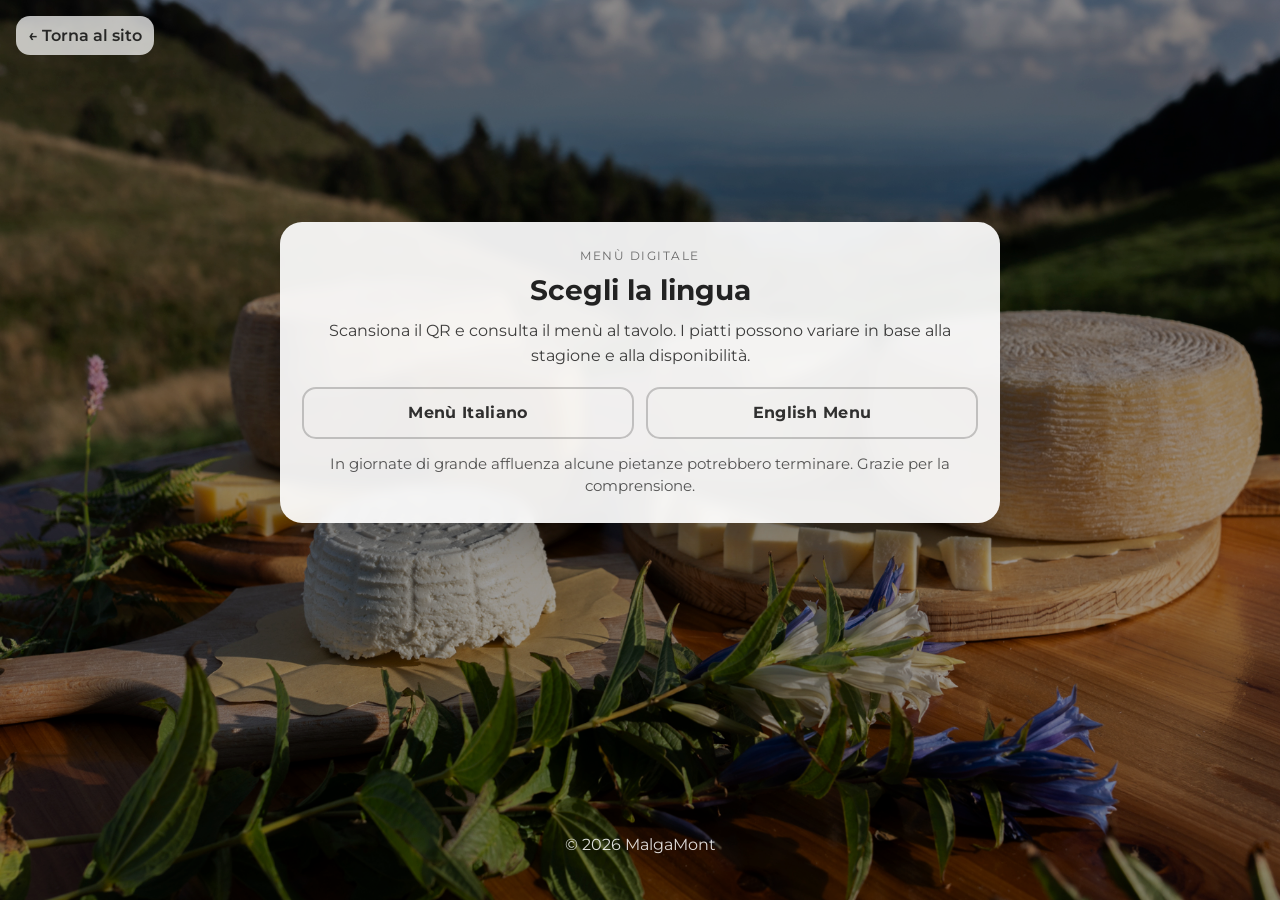
<file: menu/index.html>
<!DOCTYPE html>
<html lang="it">
<head>
  <meta charset="UTF-8">
  <meta name="viewport" content="width=device-width, initial-scale=1.0">
  <title>Menù – Malga Mont</title>

   <!-- Google Fonts -->
  <link rel="preconnect" href="https://fonts.googleapis.com">
  <link rel="preconnect" href="https://fonts.gstatic.com" crossorigin>
  <link href="https://fonts.googleapis.com/css2?family=Inter:ital,opsz,wght@0,14..32,900;1,14..32,900&family=Montserrat:ital,wght@0,100..900;1,100..900&display=swap" rel="stylesheet">
   
  <!-- CSS -->
   <link rel="stylesheet" href="../style.v2.css">
  <link rel="stylesheet" href="./menu.css">
</head>
<body>
  <main class="menu-lang-page">

    <header class="menu-lang-hero" aria-label="Menù digitale Malga Mont">
    <img class="menu-lang-hero-img" src="./img/food_malga.jpg" alt="Formaggi di malga all'aperto">
    <a class="menu-lang-back" href="../index.html">← Torna al sito</a>
  </header>

    <section class="menu-lang-card" aria-label="Selezione lingua">
      <p class="menu-lang-eyebrow">Menù digitale</p>
      <h1 class="menu-lang-title">Scegli la lingua</h1>

      <p class="menu-lang-lead">
        Scansiona il QR e consulta il menù al tavolo. I piatti possono variare in base alla stagione e alla disponibilità.
      </p>

      <div class="menu-lang-actions">
        <a class="menu-lang-btn menu-lang-btn--primary" href="./it.html">Menù Italiano</a>
        <a class="menu-lang-btn menu-lang-btn--ghost" href="./en.html">English Menu</a>
      </div>

      <p class="menu-lang-note">
        In giornate di grande affluenza alcune pietanze potrebbero terminare. Grazie per la comprensione.
      </p>
    </section>

    <footer class="menu-lang-footer">© 2026 MalgaMont</footer>

  </main>
</body>
</html>
</file>
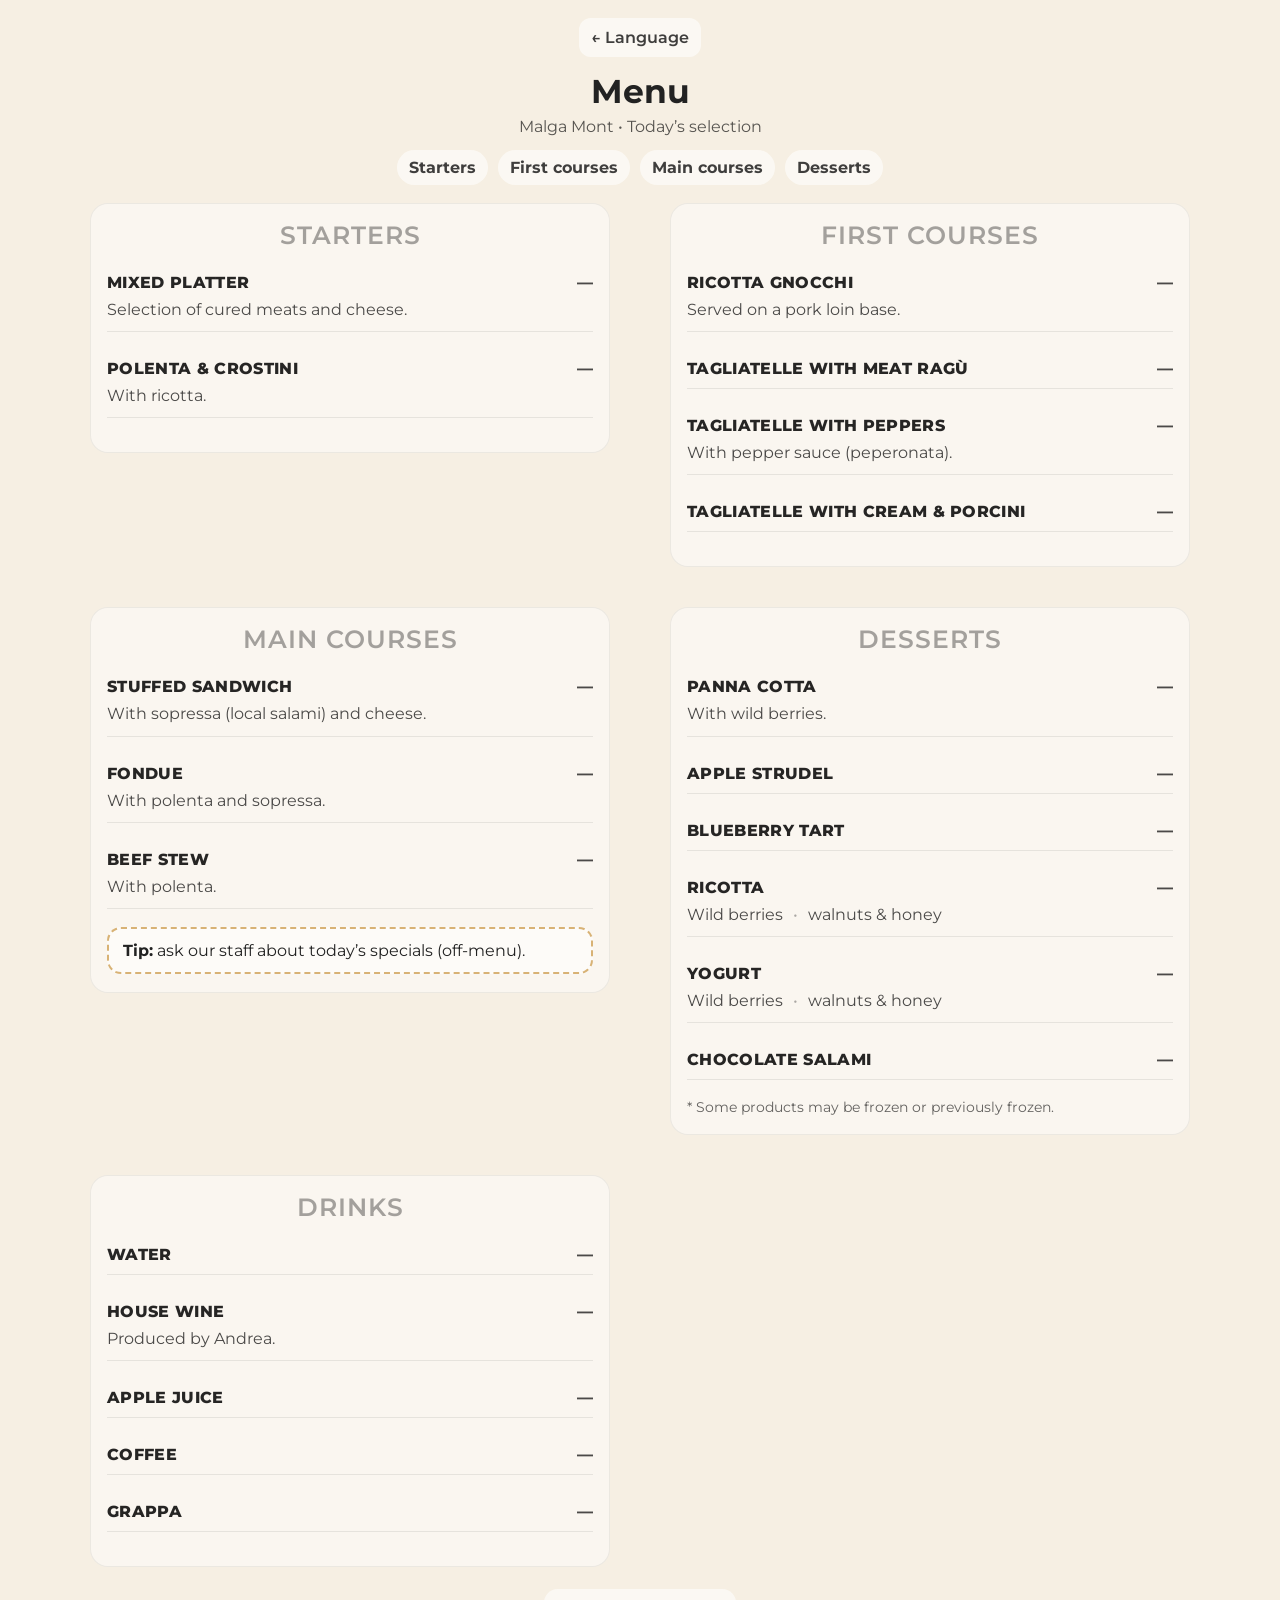
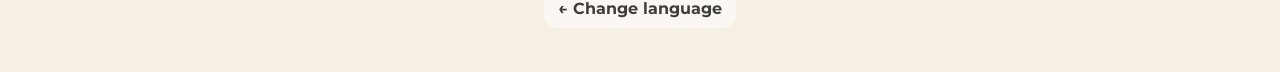
<file: menu/en.html>
<!DOCTYPE html>
<html lang="en">
<head>
  <meta charset="UTF-8">
  <meta name="viewport" content="width=device-width, initial-scale=1.0">
  <title>Menu – Malga Mont</title>
  <!-- Google Fonts -->
  <link rel="preconnect" href="https://fonts.googleapis.com">
  <link rel="preconnect" href="https://fonts.gstatic.com" crossorigin>
  <link href="https://fonts.googleapis.com/css2?family=Inter:ital,opsz,wght@0,14..32,900;1,14..32,900&family=Montserrat:ital,wght@0,100..900;1,100..900&display=swap" rel="stylesheet">
  <!-- CSS -->
<link rel="stylesheet" href="../style.v2.css">
<link rel="stylesheet" href="./menu.css">
</head>
<body>
 <main class="menu-page">

    <header class="menu-top">
      <a class="menu-back" href="./index.html">← Language</a>
      <h1 class="menu-title">Menu</h1>
      <p class="menu-sub">Malga Mont • Today’s selection</p>

      <nav class="menu-nav" aria-label="Menu sections">
        <a href="#starters">Starters</a>
        <a href="#firsts">First courses</a>
        <a href="#mains">Main courses</a>
        <a href="#desserts">Desserts</a>
      </nav>
    </header>

    <div class="menu-grid">

      <!-- COLUMN 1 -->
      <section class="menu-section" id="starters">
        <h2 class="menu-h2">Starters</h2>

        <article class="menu-item">
          <div class="menu-item-head">
            <h3 class="menu-item-name">Mixed platter</h3>
            <span class="menu-item-price">—</span>
          </div>
          <p class="menu-item-desc">Selection of cured meats and cheese.</p>
        </article>

        <article class="menu-item">
          <div class="menu-item-head">
            <h3 class="menu-item-name">Polenta & crostini</h3>
            <span class="menu-item-price">—</span>
          </div>
          <p class="menu-item-desc">With ricotta.</p>
        </article>
      </section>

      <section class="menu-section" id="firsts">
        <h2 class="menu-h2">First courses</h2>

        <article class="menu-item">
          <div class="menu-item-head">
            <h3 class="menu-item-name">Ricotta gnocchi</h3>
            <span class="menu-item-price">—</span>
          </div>
          <p class="menu-item-desc">Served on a pork loin base.</p>
        </article>

        <article class="menu-item">
          <div class="menu-item-head">
            <h3 class="menu-item-name">Tagliatelle with meat ragù</h3>
            <span class="menu-item-price">—</span>
          </div>
        </article>

        <article class="menu-item">
          <div class="menu-item-head">
            <h3 class="menu-item-name">Tagliatelle with peppers</h3>
            <span class="menu-item-price">—</span>
          </div>
          <p class="menu-item-desc">With pepper sauce (peperonata).</p>
        </article>

        <article class="menu-item">
          <div class="menu-item-head">
            <h3 class="menu-item-name">Tagliatelle with cream & porcini</h3>
            <span class="menu-item-price">—</span>
          </div>
        </article>
      </section>

      <!-- COLUMN 2 -->
      <section class="menu-section" id="mains">
        <h2 class="menu-h2">Main courses</h2>

        <article class="menu-item">
          <div class="menu-item-head">
            <h3 class="menu-item-name">Stuffed sandwich</h3>
            <span class="menu-item-price">—</span>
          </div>
          <p class="menu-item-desc">With sopressa (local salami) and cheese.</p>
        </article>

        <article class="menu-item">
          <div class="menu-item-head">
            <h3 class="menu-item-name">Fondue</h3>
            <span class="menu-item-price">—</span>
          </div>
          <p class="menu-item-desc">With polenta and sopressa.</p>
        </article>

        <article class="menu-item">
          <div class="menu-item-head">
            <h3 class="menu-item-name">Beef stew</h3>
            <span class="menu-item-price">—</span>
          </div>
          <p class="menu-item-desc">With polenta.</p>
        </article>

        <div class="menu-callout">
          <strong>Tip:</strong> ask our staff about today’s specials (off-menu).
        </div>
      </section>

      <section class="menu-section" id="desserts">
        <h2 class="menu-h2">Desserts</h2>

        <article class="menu-item">
          <div class="menu-item-head">
            <h3 class="menu-item-name">Panna cotta</h3>
            <span class="menu-item-price">—</span>
          </div>
          <p class="menu-item-desc">With wild berries.</p>
        </article>

        <article class="menu-item">
          <div class="menu-item-head">
            <h3 class="menu-item-name">Apple strudel</h3>
            <span class="menu-item-price">—</span>
          </div>
        </article>

        <article class="menu-item">
          <div class="menu-item-head">
            <h3 class="menu-item-name">Blueberry tart</h3>
            <span class="menu-item-price">—</span>
          </div>
        </article>

        <article class="menu-item">
          <div class="menu-item-head">
            <h3 class="menu-item-name">Ricotta</h3>
            <span class="menu-item-price">—</span>
          </div>
          <p class="menu-item-desc">Wild berries <span class="menu-sep">•</span> walnuts & honey</p>
        </article>

        <article class="menu-item">
          <div class="menu-item-head">
            <h3 class="menu-item-name">Yogurt</h3>
            <span class="menu-item-price">—</span>
          </div>
          <p class="menu-item-desc">Wild berries <span class="menu-sep">•</span> walnuts & honey</p>
        </article>

        <article class="menu-item">
          <div class="menu-item-head">
            <h3 class="menu-item-name">Chocolate salami</h3>
            <span class="menu-item-price">—</span>
          </div>
        </article>

        <p class="menu-footnote">
          * Some products may be frozen or previously frozen.
        </p>
      </section>
<section class="menu-section" id="drinks">
  <h2 class="menu-h2">Drinks</h2>

  <article class="menu-item">
    <div class="menu-item-head">
      <h3 class="menu-item-name">Water</h3>
      <span class="menu-item-price">—</span>
    </div>
  </article>

  <article class="menu-item">
    <div class="menu-item-head">
      <h3 class="menu-item-name">House wine</h3>
      <span class="menu-item-price">—</span>
    </div>
    <p class="menu-item-desc">Produced by Andrea.</p>
  </article>

  <article class="menu-item">
    <div class="menu-item-head">
      <h3 class="menu-item-name">Apple juice</h3>
      <span class="menu-item-price">—</span>
    </div>
  </article>

  <article class="menu-item">
    <div class="menu-item-head">
      <h3 class="menu-item-name">Coffee</h3>
      <span class="menu-item-price">—</span>
    </div>
  </article>

  <article class="menu-item">
    <div class="menu-item-head">
      <h3 class="menu-item-name">Grappa</h3>
      <span class="menu-item-price">—</span>
    </div>
  </article>
</section>
    </div>

    <footer class="menu-bottom">
      <a class="menu-back-bottom" href="./index.html">← Change language</a>
    </footer>

  </main>
</body>
</html>
</file>
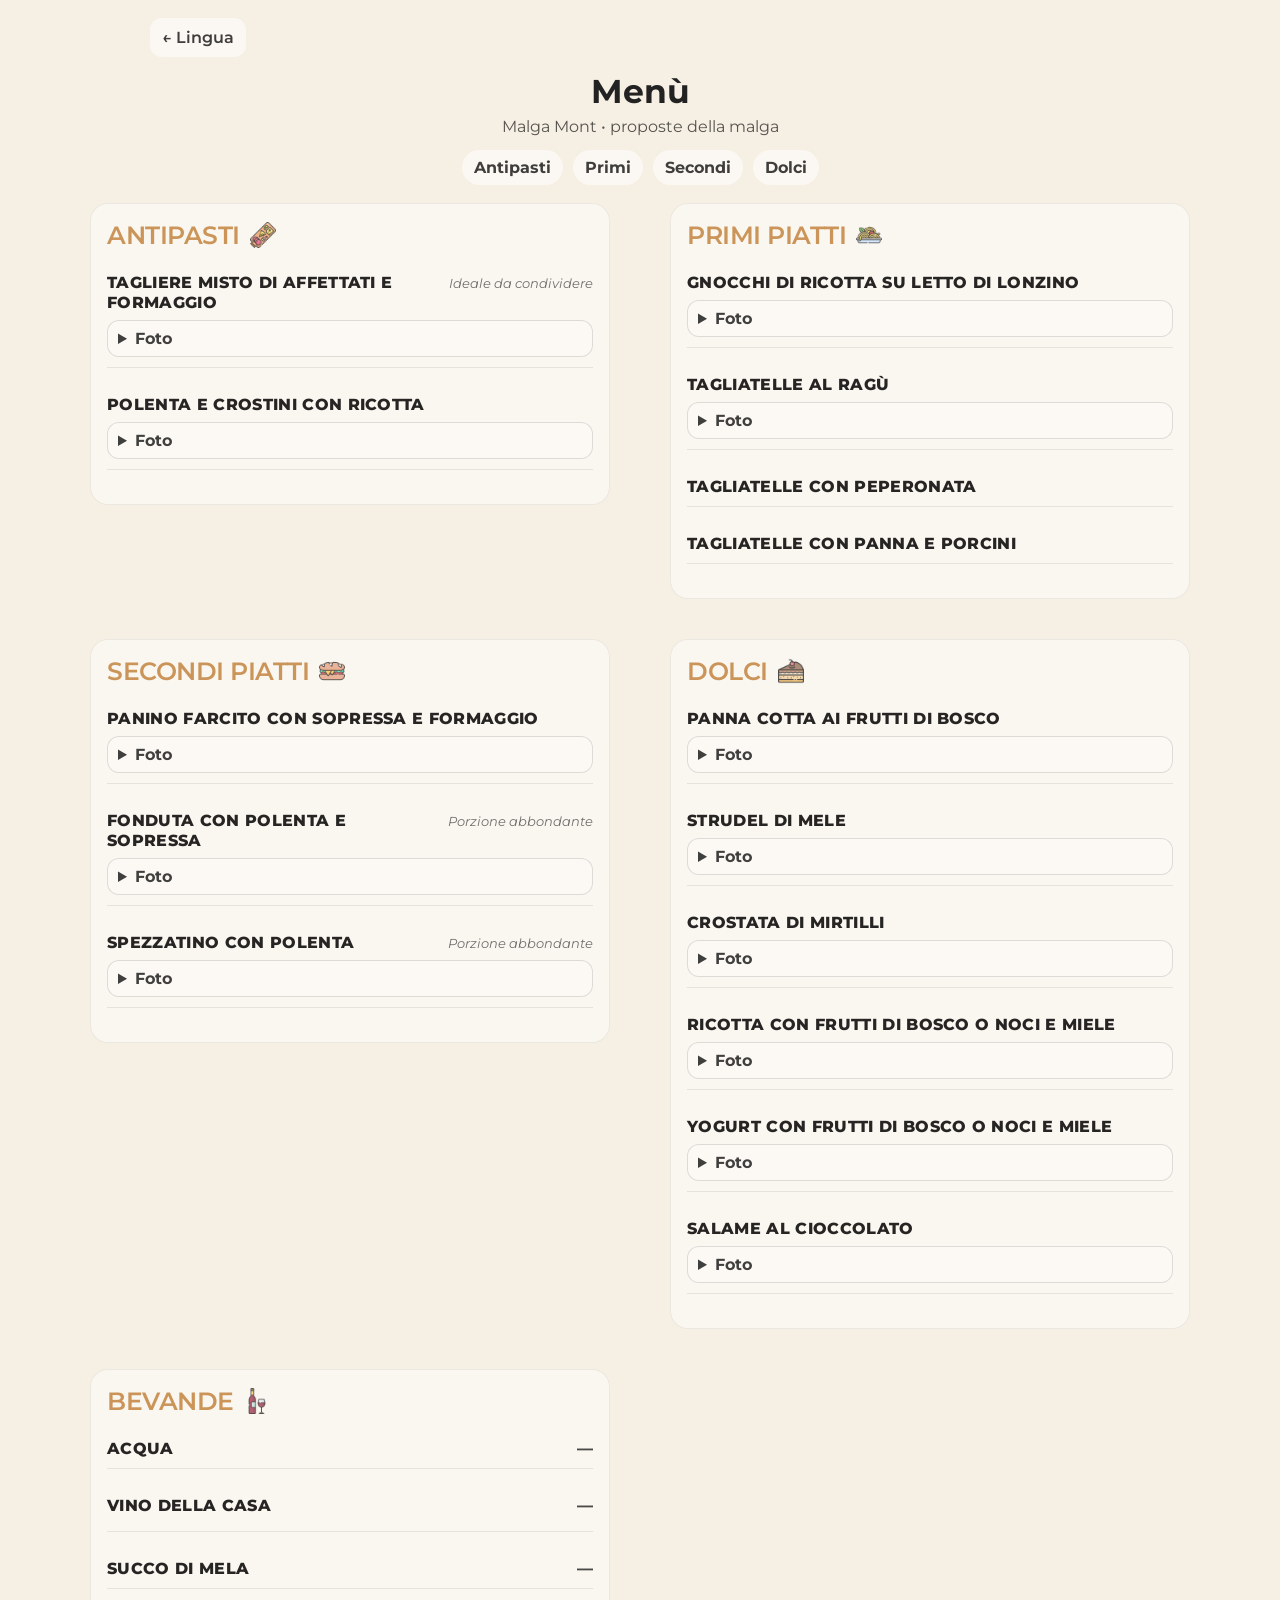
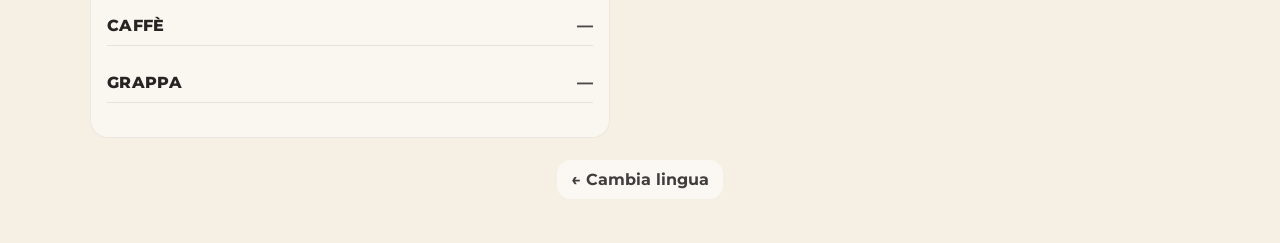
<file: menu/it.html>
<!DOCTYPE html>
<html lang="it">
<head>
  <meta charset="UTF-8">
  <meta name="viewport" content="width=device-width, initial-scale=1.0">
  <title>Menù – Malga Mont</title>
  <!-- Google Fonts -->
  <link rel="preconnect" href="https://fonts.googleapis.com">
  <link rel="preconnect" href="https://fonts.gstatic.com" crossorigin>
  <link href="https://fonts.googleapis.com/css2?family=Inter:ital,opsz,wght@0,14..32,900;1,14..32,900&family=Montserrat:ital,wght@0,100..900;1,100..900&display=swap" rel="stylesheet">
  <!-- CSS -->
<link rel="stylesheet" href="../style.v2.css">
<link rel="stylesheet" href="./menu.css">
</head>
<body>
    <main class="menu-page">

    <header class="menu-top">
         <div class="menu-back-wrap">
      <a class="menu-back" href="./index.html">← Lingua</a>
      </div>
      <h1 class="menu-title">Menù</h1>
      <p class="menu-sub">Malga Mont • proposte della malga</p>

      <nav class="menu-nav" aria-label="Sezioni menù">
        <a href="#antipasti">Antipasti</a>
        <a href="#primi">Primi</a>
        <a href="#secondi">Secondi</a>
        <a href="#dolci">Dolci</a>
      </nav>
    </header>

    <div class="menu-grid">

      <!-- COLONNA 1 -->
      <section id="antipasti" class="menu-section antipasti">
<h2 class="menu-section-title">Antipasti</h2>

  <ul class="menu-list">
    <li class="menu-item">
      <div class="menu-item-row">
        <span class="menu-item-name">Tagliere misto di affettati e formaggio</span>
        <span class="menu-item-note">Ideale da condividere</span>
      </div>
      <details class="menu-item-photo">
        <summary>Foto</summary>
        <img src="./img/piatti/tagliere.webp" alt="Tagliere misto di affettati e formaggio" loading="lazy">
      </details>
    </li>

    <li class="menu-item">
      <div class="menu-item-row">
        <span class="menu-item-name">Polenta e crostini con ricotta</span>
      </div>
      <details class="menu-item-photo">
        <summary>Foto</summary>
        <img src="./img/piatti/crostini_polenta.webp" alt="Polenta e crostini con ricotta" loading="lazy">
      </details>
    </li>
  </ul>
</section>

      <section id="primi" class="menu-section primi">
  <h2 class="menu-section-title">Primi piatti</h2>

  <ul class="menu-list">
    <li class="menu-item">
      <div class="menu-item-row">
        <span class="menu-item-name">Gnocchi di ricotta su letto di lonzino</span>
      </div>
      <details class="menu-item-photo">
        <summary>Foto</summary>
        <img src="./img/piatti/gnocchi.webp" alt="Gnocchi di ricotta su letto di lonzino" loading="lazy">
      </details>
    </li>

    <li class="menu-item">
      <div class="menu-item-row">
        <span class="menu-item-name">Tagliatelle al ragù</span>
      </div>
      <details class="menu-item-photo">
        <summary>Foto</summary>
        <img src="./img/piatti/tagliatelle.webp" alt="Tagliatelle al ragù" loading="lazy">
      </details>
    </li>

    <li class="menu-item">
      <div class="menu-item-row">
        <span class="menu-item-name">Tagliatelle con peperonata</span>
      </div>
    </li>

    <li class="menu-item">
      <div class="menu-item-row">
        <span class="menu-item-name">Tagliatelle con panna e porcini</span>
      </div>
    </li>
  </ul>
</section>

      <!-- COLONNA 2 -->
      <section id="secondi" class="menu-section secondi">
 <h2 class="menu-section-title">Secondi piatti</h2>
  <ul class="menu-list">
    <li class="menu-item">
      <div class="menu-item-row">
        <span class="menu-item-name">Panino farcito con sopressa e formaggio</span>
      </div>
      <details class="menu-item-photo">
        <summary>Foto</summary>
        <img src="./img/piatti/panino.webp" alt="Panino farcito con sopressa e formaggio" loading="lazy">
      </details>
    </li>

    <li class="menu-item">
      <div class="menu-item-row">
        <span class="menu-item-name">Fonduta con polenta e sopressa</span>
        <span class="menu-item-note">Porzione abbondante</span>
      </div>
      <details class="menu-item-photo">
        <summary>Foto</summary>
        <img src="./img/piatti/Fonduta.webp" alt="Fonduta con polenta e sopressa" loading="lazy">
      </details>
    </li>

    <li class="menu-item">
      <div class="menu-item-row">
        <span class="menu-item-name">Spezzatino con polenta</span>
        <span class="menu-item-note">Porzione abbondante</span>
      </div>
      <details class="menu-item-photo">
        <summary>Foto</summary>
        <img src="./img/piatti/spezzatino.webp" alt="Spezzatino con polenta" loading="lazy">
      </details>
    </li>
  </ul>
</section>

<section id="dolci" class="menu-section dolci">
  <h2 class="menu-section-title">Dolci</h2>

  <ul class="menu-list">
    <li class="menu-item">
      <div class="menu-item-row">
        <span class="menu-item-name">Panna cotta ai frutti di bosco</span>
      </div>
      <details class="menu-item-photo">
        <summary>Foto</summary>
        <img src="./img/piatti/pannacotta.webp" alt="Panna cotta ai frutti di bosco" loading="lazy">
      </details>
    </li>

    <li class="menu-item">
      <div class="menu-item-row">
        <span class="menu-item-name">Strudel di mele</span>
      </div>
      <details class="menu-item-photo">
        <summary>Foto</summary>
        <img src="./img/piatti/strudel.webp" alt="Strudel di mele" loading="lazy">
      </details>
    </li>

    <li class="menu-item">
      <div class="menu-item-row">
        <span class="menu-item-name">Crostata di mirtilli</span>
      </div>
      <details class="menu-item-photo">
        <summary>Foto</summary>
        <img src="./img/piatti/crostata.webp" alt="Crostata di mirtilli" loading="lazy">
      </details>
    </li>

    <li class="menu-item">
      <div class="menu-item-row">
        <span class="menu-item-name">Ricotta con frutti di bosco o noci e miele</span>
      </div>
      <details class="menu-item-photo">
        <summary>Foto</summary>
        <img src="./img/piatti/ricotta_fb.webp" alt="Ricotta con frutti di bosco o noci e miele" loading="lazy">
      </details>
    </li>

    <li class="menu-item">
      <div class="menu-item-row">
        <span class="menu-item-name">Yogurt con frutti di bosco o noci e miele</span>
      </div>
      <details class="menu-item-photo">
        <summary>Foto</summary>
        <img src="./img/piatti/yougurt.webp" alt="Yogurt con frutti di bosco o noci e miele" loading="lazy">
      </details>
    </li>

    <li class="menu-item">
      <div class="menu-item-row">
        <span class="menu-item-name">Salame al cioccolato</span>
      </div>
      <details class="menu-item-photo">
        <summary>Foto</summary>
        <img src="./img/piatti/salame_ciocc.webp" alt="Salame al cioccolato" loading="lazy">
      </details>
    </li>
  </ul>
</section>

<section id="bevande" class="menu-section bevande">
  <h2 class="menu-section-title">Bevande</h2>

  <article class="menu-item">
    <div class="menu-item-head">
      <h3 class="menu-item-name">Acqua</h3>
      <span class="menu-item-price">—</span>
    </div>
  </article>

  <article class="menu-item">
    <div class="menu-item-head">
      <h3 class="menu-item-name">Vino della casa</h3>
      <span class="menu-item-price">—</span>
    </div>
    <p class="menu-item-desc"></p>
  </article>

  <article class="menu-item">
    <div class="menu-item-head">
      <h3 class="menu-item-name">Succo di mela</h3>
      <span class="menu-item-price">—</span>
    </div>
  </article>

  <article class="menu-item">
    <div class="menu-item-head">
      <h3 class="menu-item-name">Caffè</h3>
      <span class="menu-item-price">—</span>
    </div>
  </article>

  <article class="menu-item">
    <div class="menu-item-head">
      <h3 class="menu-item-name">Grappa</h3>
      <span class="menu-item-price">—</span>
    </div>
  </article>
</section>
    </div>

    <footer class="menu-bottom">
      <a class="menu-back-bottom" href="./index.html">← Cambia lingua</a>
    </footer>

  </main>
</body>
</html>
</file>
<file: style.v2.css>
/* PRELOADER */
#preloader {
  position: fixed;
  inset: 0;
  z-index: 99999;
  background: #111;
  display: flex;
  align-items: center;
  justify-content: center;
  opacity: 1;
  visibility: visible;
  transition: opacity 0.35s ease, visibility 0.35s ease;
}

#preloader.is-hidden {
  opacity: 0;
  visibility: hidden;
}

.preloader-dots {
  display: flex;
  justify-content: center;
  gap: 8px;
}

.preloader-dots span {
  width: 8px;
  height: 8px;
  border-radius: 50%;
  background: #f4ead8;
  display: block;
  animation: dotPulse 1.1s infinite ease-in-out;
}

.preloader-dots span:nth-child(2) {
  animation-delay: 0.15s;
}

.preloader-dots span:nth-child(3) {
  animation-delay: 0.3s;
}

@keyframes dotPulse {
  0%, 80%, 100% {
    transform: scale(0.65);
    opacity: 0.35;
  }

  40% {
    transform: scale(1);
    opacity: 1;
  }
}
/* =========================
   RESET / BASE
========================= */
*{
  margin: 0;
  padding: 0;
  box-sizing: border-box;
}

/* =========================
   GLOBAL STYLES
========================= */
/* ================= FONT: MONTSERRAT ================= */

@font-face {
  font-family: "Montserrat";
  src: url("../fonts/Montserrat/Montserrat-Regular.ttf") format("truetype");
  font-weight: 400;
  font-style: normal;
  font-display: swap;
}

@font-face {
  font-family: "Montserrat";
  src: url("../fonts/Montserrat/Montserrat-Medium.ttf") format("truetype");
  font-weight: 500;
  font-style: normal;
  font-display: swap;
}

@font-face {
  font-family: "Montserrat";
  src: url("../fonts/Montserrat/Montserrat-SemiBold.ttf") format("truetype");
  font-weight: 600;
  font-style: normal;
  font-display: swap;
}

@font-face {
  font-family: "Montserrat";
  src: url("../fonts/Montserrat/Montserrat-Bold.ttf") format("truetype");
  font-weight: 700;
  font-style: normal;
  font-display: swap;
}

/* =========================
   STILE BASE
========================= */
html, body{
  margin: 0;
  padding: 0;
  box-sizing: border-box;
  overflow-x: hidden;
  font-family: "Montserrat", system-ui, -apple-system, BlinkMacSystemFont, sans-serif;
  color: #222; 
  scroll-behavior: smooth;  /* testo scuro */
  background: #f4f2ef;
}

/* Link e pulsanti - rimuove evidenziazione blu mobile */
a,
button,
.btn,
.hero-btn,
.menu-button,
.nav-link {
  -webkit-tap-highlight-color: transparent;
}

a:focus,
button:focus,
.btn:focus,
.hero-btn:focus,
.menu-button:focus,
.nav-link:focus {
  outline: none;
}

a:focus-visible,
button:focus-visible,
.btn:focus-visible,
.hero-btn:focus-visible,
.menu-button:focus-visible,
.nav-link:focus-visible {
  outline: 2px solid rgba(244, 234, 216, 0.75);
  outline-offset: 4px;
}

a,
a:visited,
a:hover,
a:active {
  color: inherit;
  text-decoration: none;
}

*, *::before, *::after{ box-sizing: inherit; }

/* =========================
   LAYOUT GENERALE
========================= */
main{
  margin: 0;
  padding: 0;
  background: transparent;
  border: none;
  z-index: 1;
}

h2{
  font-size: 1.6rem;
  text-transform: uppercase;
  letter-spacing: 1px;
  color: #222;
  font-weight: 600;
  margin-bottom: 1.5rem;
  text-align: center;
}

/* Sezioni a card */
.card-section{
  background: rgba(255,255,255,0.97);
  border-radius: 0;
  box-shadow: 0 2px 12px rgba(0,0,0,0.06);
  padding: 2rem 1.5rem;
  margin-bottom: 2.5rem;
}

/* =========================
   HEADER / HAMBURGER
========================= */

.site-header {
  position: fixed;
  top: 0;
  left: 0;
  width: 100%;
  height: 64px;
  z-index: 9700;
  pointer-events: none;
}

.site-nav {
  width: 100%;
  height: 64px;
  padding: 0 18px;
  display: flex;
  align-items: center;
  justify-content: flex-start ;
  pointer-events: auto;
}

.site-brand {
  color: #f4ead8;
  text-decoration: none;
  font-size: 0.82rem;
  font-weight: 700;
  letter-spacing: 0.08em;
  text-transform: uppercase;
  opacity: 0;
  pointer-events: none;
}

.menu-toggle {
  margin-left: auto;
  width: 44px;
  height: 44px;
  border: 1px solid rgba(244, 234, 216, 0.45);
  border-radius: 50%;
  background: rgba(0, 0, 0, 0.28);
  backdrop-filter: blur(8px);
  -webkit-backdrop-filter: blur(8px);
  display: flex;
  flex-direction: column;
  align-items: center;
  justify-content: center;
  gap: 5px;
  cursor: pointer;
  padding: 0;
  opacity: 1;
  visibility: visible;
  pointer-events: auto;
  position: relative;
  z-index: 9800;
  -webkit-tap-highlight-color: transparent;
}

.menu-toggle span {
  width: 18px;
  height: 2px;
  background: #f4ead8;
  border-radius: 999px;
  display: block;
  transition: transform 0.25s ease, opacity 0.25s ease;
}

/* Trasforma hamburger in X, utile se decidi di non nasconderlo */
body.menu-open .menu-toggle span:nth-child(1) {
  transform: translateY(7px) rotate(45deg);
}

body.menu-open .menu-toggle span:nth-child(2) {
  opacity: 0;
}

body.menu-open .menu-toggle span:nth-child(3) {
  transform: translateY(-7px) rotate(-45deg);
}

/* =========================
   MENU MOBILE FULLSCREEN
========================= */

.mobile-menu {
  position: fixed;
  top: 0;
  left: 0;
  right: 0;
  z-index: 9500;
  background: #f4f2ef;
  color: #222;
  display: flex;
  flex-direction: column;
  opacity: 0;
  visibility: hidden;
  transform: translateY(-12px);
  transition: opacity 0.3s ease, visibility 0.3s ease, transform 0.3s ease;
  pointer-events: none;
  box-shadow: 0 18px 45px rgba(0, 0, 0, 0.28);
}

.mobile-menu-logo {
  display: inline-flex;
  align-items: center;
  justify-content: center;
  text-decoration: none;
  -webkit-tap-highlight-color: transparent;
}

.mobile-menu-logo img {
  width: 150px;
  max-width: 45vw;
  height: auto;
  display: block;
}

body.menu-open .mobile-menu {
  opacity: 1;
  visibility: visible;
  transform: translateY(0);
  pointer-events: auto;
}

.mobile-menu-header {
  height: 98px;
  padding: 0 22px;
  display: flex;
  align-items: center;
  justify-content: center;
  border-bottom: 1px solid rgba(0, 0, 0, 0.10);
  position: relative;
}

.mobile-menu-header span {
  font-family: Georgia, "Times New Roman", serif;
  font-size: 1.45rem;
  font-weight: 400;
  color: rgba(34, 34, 34, 0.55);
}

.menu-close {
  position: absolute;
  right: 22px;
  top: 50%;
  transform: translateY(-50%);
  border: 0;
  background: transparent;
  color: rgba(34, 34, 34, 0.55);
  font-size: 1.6rem;
  line-height: 1;
  padding: 8px;
  cursor: pointer;
  -webkit-tap-highlight-color: transparent;
}

.mobile-menu-links {
  display: flex;
  flex-direction: column;
  padding: 0 30px;
}

.mobile-menu-links a {
  color: #222;
  text-decoration: none;
  font-family: "Montserrat", system-ui, -apple-system, BlinkMacSystemFont, sans-serif;
  font-size: 1.05rem;
  font-weight: 500;
  letter-spacing: 0.03em;
  text-transform: uppercase;
  line-height: 1.25;
  padding: 20px 0;
  border-bottom: 1px solid rgba(0, 0, 0, 0.10);
}

.mobile-menu-links a:active {
  opacity: 0.55;
}

.menu-close:focus,
.mobile-menu-links a:focus {
  outline: none;
}

.menu-close:focus-visible,
.mobile-menu-links a:focus-visible {
  outline: 2px solid rgba(34, 34, 34, 0.35);
  outline-offset: 4px;
}

/* =========================
   HERO BASE 
========================= */
.hero {
  position: relative;
  width: 100%;
  height: 100dvh;
  min-height: 0;
  overflow: hidden;

  display: flex;
  align-items: center;
  justify-content: center;

  margin: 0 auto 20px;
  padding: 0;

  background: #000;
  color: #fff;
  z-index: 1;
}

/* Base nera sotto allo slideshow */
.hero-bg-base {
  position: absolute;
  inset: 0;
  z-index: 0;
  overflow: hidden;
}

.hero-bg-base img {
  width: 100%;
  height: 100%;
  object-fit: cover;
  display: block;
}

/* Slideshow hero */
.hero-bg-slideshow {
  position: absolute;
  inset: 0;
  z-index: 1;
  overflow: hidden;
  display: block;
}

.hero-bg-slideshow .hero-slide {
  position: absolute;
  inset: 0;

  width: 100%;
  height: 100%;

  object-fit: cover;
  object-position: center center;
  display: block;

  opacity: 0;
  transition: opacity 1.2s ease;
  will-change: opacity;
}

.hero-bg-slideshow .hero-slide.is-active {
  opacity: 1;
}

/* Overlay contenuti */
.hero-overlay {
  position: absolute;
  z-index: 10;

  width: 100%;

  display: flex;
  flex-direction: column;
  align-items: center;
  justify-content: center;
  gap: 1rem;
}

.hero-logo{
  width: 400px;
  max-width: 60vw;
  filter: drop-shadow(0 2px 12px rgba(0,0,0,0.18));
  margin-bottom: 30px;
}

.hero-btn{
  padding: 0.6rem 2.5rem;
  font-size: 1rem;
  border: 1px solid #fff;
  background: rgba(0,0,0,0.25);
  color: #fff;
  border-radius: 30px;
  cursor: pointer;
  font-weight: 600;
  letter-spacing: 1px;
  transition: background 0.2s, color 0.2s, border 0.2s;
  box-shadow: 0 2px 12px rgba(0,0,0,0.10);
  text-decoration: none;
}

.hero-btn:hover{
  background: #fff;
  color: #b71c1c;
  border-color: #b71c1c;
}

.hero::before {
  content: "";
  position: absolute;
  inset: 0;
  z-index: 2;
  background: rgba(0, 0, 0, 0.28);
  pointer-events: none;
}

.lavori-corso{
  margin-top: 10px;
  font-size: 0.75rem;
  font-weight: 500;
  letter-spacing: 0.18em;
  text-transform: uppercase;
  opacity: 0.6;
   color: #fff;
  opacity: 0.85;
}

.hero-wip-icon{
  display: block;
  margin: 8px auto 0;
  max-width: 40px;
}
.hero-scroll-cue {
  position: absolute;
  left: 50%;
  bottom: 28px;
  transform: translateX(-50%);

  width: 44px;
  height: 44px;

  display: flex;
  align-items: center;
  justify-content: center;

  z-index: 20;

  text-decoration: none;
  opacity: 1;
  pointer-events: auto;

  transition:
    opacity 0.35s ease,
    transform 0.35s ease;
}

.hero-scroll-cue span {
  width: 18px;
  height: 18px;

  border-right: 2px solid rgba(255, 255, 255, 0.92);
  border-bottom: 2px solid rgba(255, 255, 255, 0.92);

  transform: rotate(45deg);

  animation: heroScrollCue 1.45s ease-in-out infinite;
}

.hero-scroll-cue.is-hidden {
  opacity: 0;
  transform: translateX(-50%) translateY(10px);
  pointer-events: none;
}

@keyframes heroScrollCue {
  0% {
    transform: translateY(-4px) rotate(45deg);
    opacity: 0.45;
  }

  50% {
    transform: translateY(5px) rotate(45deg);
    opacity: 1;
  }

  100% {
    transform: translateY(-4px) rotate(45deg);
    opacity: 0.45;
  }
}

/* =========================
   PROMO VIDEO
========================= */

.promo-video-card {
  position: relative;
  overflow: hidden;
}

.promo-video {
  display: block;
  width: 100%;
  height: 100%;
  object-fit: cover;
}

.promo-video-play {
  position: absolute;
  inset: 50% auto auto 50%;
  transform: translate(-50%, -50%);
  z-index: 2;

  width: 64px;
  height: 64px;

  border: 0;
  border-radius: 50%;

  display: grid;
  place-items: center;

  cursor: pointer;
}

.promo-video-play span {
  display: block;

  width: 0;
  height: 0;

  border-top: 10px solid transparent;
  border-bottom: 10px solid transparent;
  border-left: 16px solid currentColor;

  margin-left: 4px;
}

.promo-video-card.is-playing .promo-video-play {
  opacity: 0;
  pointer-events: none;
}

.promo-video-section--desktop {
  display: none;
}

.promo-video-section--mobile {
  display: block;
}

/* =========================
   SISTEMA CARD COMUNE
========================= */

.site-card-section {
  position: relative;
  width: 100%;
  margin: 0;
  padding: 0 16px 30px;
  background: transparent;
  z-index: 3;
}

.site-card-grid {
  max-width: 1500px;
  margin: 0 auto;

  display: grid;
  grid-template-columns: 1fr;
  gap: 20px;
}

.site-card {
  width: 100%;
  margin: 0;
  border-radius: 24px;
  overflow: hidden;
}

.site-card--text {
  padding: 34px 24px 36px;
  background: #e9ece7;
  text-align: left;
}

.site-card__eyebrow {
  margin: 0 0 14px;
  text-transform: uppercase;
  letter-spacing: .14em;
  font-size: .78rem;
  font-weight: 700;
  color: #8b5a2b;
}

.site-card__title {
  text-align: left;
  margin: 0 0 24px;
  font-size: clamp(2.15rem, 9vw, 3.2rem);
  line-height: 1.05;
  font-weight: 500;
  color: #143826;
}

.site-card__text {
  margin: 0;
  font-size: clamp(1.05rem, 4.3vw, 1.24rem);
  line-height: 1.55;
  color: #1f2520;
}

.site-card--media {
  position: relative;
  background: #111;
}

.site-card--media img,
.site-card--media video {
  display: block;
  width: 100%;
  height: 100%;
  object-fit: cover;
}

/* SEZIONE FOOD ------------------------------------------------- */
/* =====================================================
   FOOD — MOBILE FIRST
   mobile/tablet = sistema card comune
   desktop = sezione dedicata con rail/card
===================================================== */

.food-section {
  position: relative;
  width: 100%;
  margin: 0;
  padding: 0px 16px 30px;
  overflow: hidden;
  background: transparent;
  z-index: 3;
}

.food-inner {
  max-width: 1500px;
  margin: 0 auto;
}

/* Mobile: mostro blocco semplice, nascondo desktop */
.food-mobile.site-card-grid {
  display: grid;
}

.food-desktop {
  display: none;
}

/* AZIONI */
.food-actions {
  display: flex;
  justify-content: flex-start;
  margin-top: 26px;
}
.food-menu-btn,
.food-menu-btn:visited {
  color: #8b5a2b;
  border-color: #8b5a2b;
}

.food-menu-btn:hover,
.food-menu-btn:active {
  background: #8b5a2b;
  color: #fff;
}

/* BOTTONE */
.food-menu-btn {
  display: inline-flex;
  align-items: center;
  justify-content: center;
  min-height: 52px;
  padding: 13px 26px;
  border-radius: 999px;
  border: 1.5px solid #8b5a2b;
  text-transform: uppercase;
  letter-spacing: .08em;
  font-size: .9rem;
  font-weight: 800;
  text-decoration: none;
  color: #8b5a2b;
  background: transparent;
  transition: background .15s ease, color .15s ease,
              transform .12s ease, box-shadow .12s ease;
}

.food-menu-btn:hover {
  background: #8b5a2b;
  color: #fff;
  transform: translateY(-1px);
  box-shadow: 0 6px 18px rgba(0,0,0,.18);
}

/* =====================================================
   FOOD CARD — nascoste su mobile, griglia da tablet
===================================================== */

/* Mobile: le card non servono */
.food-items,
.food-rail-ui {
  display: none;
}

/* CARD */
.food-card {
  text-decoration: none;
  color: inherit;
  border-radius: 18px;
}

/* CARD MEDIA */
.food-img-wrap {
  position: relative;
  border-radius: 18px;
  overflow: hidden;
  box-shadow: 0 10px 30px rgba(0,0,0,.10);
  aspect-ratio: 4 / 5;
}

.food-img-wrap img {
  width: 100%;
  height: 100%;
  display: block;
  object-fit: cover;
}

/* Overlay categoria */
.food-text-category {
  position: absolute;
  left: 0;
  right: 0;
  bottom: 0;
  padding: 16px;
  color: #fff;
  background: linear-gradient(
    to top,
    rgba(0,0,0,.86),
    rgba(0,0,0,.36),
    rgba(0,0,0,0)
  );
}

.food-text-category h3 {
  margin: 0 0 6px;
  font-size: clamp(1.45rem, 3vw, 2rem);
  line-height: 1.08;
}

.food-text-category p {
  margin: 0;
  font-size: .9rem;
  line-height: 1.35;
  opacity: .94;
}

/* Per ora il testo dettagliato sotto la foto resta nascosto */
.food-text-detailed {
  display: none;
}

.is-disabled-link {
  pointer-events: none;
}

/* SEZIONE CONTESTO / SLIDESHOW ------------------------------ */

.context-section {
  position: relative;
  width: 100%;
  margin: 0 auto;
  padding: 0 16px 30px;
  background: #f7f3eb;
  overflow: hidden;
  z-index: 3;
}

.context-inner {
  max-width: 1500px;
  margin: 0 auto;
}

.context-slider {
  position: relative;
  margin: 0;
  border-radius: 18px;
  overflow: hidden;
  background: #ddd;
}

.context-slide {
  display: none;
}

.context-slide.is-active {
  display: block;
}

.context-slide img {
  display: block;
  width: 100%;
  aspect-ratio: 4 / 5;
  object-fit: cover;
}

/* pallini */
.context-dots {
  position: absolute;
  left: 0;
  right: 0;
  bottom: 18px;
  z-index: 2;
  display: flex;
  justify-content: center;
  gap: 8px;
}

.context-dot {
  width: 9px;
  height: 9px;
  padding: 0;
  border: 0;
  border-radius: 999px;
  background: rgba(255,255,255,.48);
}

.context-dot.is-active {
  background: #fff;
}

/* elementi vecchi eventualmente ancora presenti */
.context-caption,
.context-nav {
  display: none;
}

/* ========================= 
   MAPS SECTION base mobile
========================= */

.maps {
  position: relative;
  width: 100%;
  background: transparent;
  overflow: hidden;
  z-index: 3;
}

/* Base mobile: mostra intro mobile/tablet, nasconde eventuale header desktop */
.maps-header--desktop {
  display: none;
}

/* Intro mappa mobile/tablet: usa sistema card comune */
.maps-header--mobile.site-card-grid {
  max-width: 1500px;
  margin: 0 auto;
  padding: 0 16px 30px;

  display: grid;
}

/* Griglia mappa vera e propria */
.maps-grid {
  display: grid;
  grid-template-columns: 1fr;
  gap: 0;
}

/* MAP --------------------------------------------------*/
.maps-map {
  position: relative;
  margin: 0;
  border-radius: 24px;
  overflow: hidden;
  padding: 0 16px 30px;
}

.maps-svgwrap {
  width: 100%;
  height: auto;
  border-radius: 18px;
  overflow: hidden;
  background: transparent;
}

/* IMPORTANT: SVG responsive */
.maps-svgwrap svg {
  display: block;
  width: 100%;
  height: auto;
  padding: 0;
}

/* LEGEND overlay */
.maps-legend{
  position: absolute;
  left: 12px;
  top: 12px;
  display: flex;
  gap: 8px;
  flex-wrap: wrap;
  padding: 10px;
  border-radius: 14px;
  background: rgba(255,255,255,.75);
  backdrop-filter: blur(6px);
  border: 1px solid rgba(0,0,0,.08);
}

/* testo città ------------------------------------- */
.city{
  font-family: Arial, Helvetica, sans-serif;
  font-weight: 700;
  letter-spacing: 0.05em;
}

.city--large{
  font-size: 40px;
  fill: #3d3d3c;
}

.city--small{
  font-size: 40px;
  fill: #3d3d3c;
}

.city--medium{
  font-size: 50px;
  fill: #3d3d3c;
}

.poi{
  font-size: 30px;
  font-weight: 700;
  fill: #1d1d1b;
  inline-size: 0px;
  text-align: left;
}

/* Strade principali-------------------equivalenti ai vecchi cls */
.road{
  fill: none;
  stroke: #cecece;
}

.road--sm{
  stroke-width: 20px;
  stroke-linecap: round;
  stroke-linejoin: round;
}

.road--md{
  stroke-width: 20px;
  stroke-miterlimit: 10;
}

.road--lg{
  stroke-width: 15px;
  stroke-linecap: round;
  stroke-linejoin: round;
}

/* icone-------------------equivalenti ai vecchi cls */
.street-bg { 
  fill: #c6c6c6; stroke: none; 
}

.text-street { 
  fill: #ffffff; stroke: none; 
}

.park-bg { 
  fill: #639df3; stroke: none; 
}

.park-text { 
  fill: #ffffff; stroke: none; 
}

.icon-malga { 
  display: inline-block; width: 44px; height: 44px; 
}

.icon-malga__svg {
   width: 100%; height: 100%; 
  }

.malga-shape { 
  fill: #df0606; 
}

.malga-label { 
  fill: #fff; font: 700 18px/1 Arial, sans-serif; 
}


/* frecce--------------------------------- */
.arrow-bg {
  fill: #dedede; stroke: none;
}

.text-arrow {
  font-family: Arial, sans-serif;
  font-weight: 700;
  font-size: 24px;
  pointer-events: none;  /* opzionale per mappe */
  fill: #808080; stroke: none;
}

/* legenda---------------------------------- */
.legend-btn{
  border: 1px solid rgba(0,0,0,.15);
  background: white;
  border-radius: 999px;
  padding: 6px 10px;
  cursor: pointer;
  font-weight: 700;
  line-height: 1;
}

.legend-btn--reset{
  font-weight: 600;
  opacity: .9;
}

 #icone .park-bg,
#icone .park-text {
  transform-box: fill-box;
  transform-origin: center;
  transform: scale(1.35);
}

/* LIST */
/* ROUTE CARD - container principale */
.maps-list{
  position: relative;
  background: transparent;
  border-radius: 0px;
  margin-bottom: 0;
  padding: 0;
}

/* LIST card ----------------------------------------------------- */

 .route-card {
  display:grid;
  grid-template-columns: 5px 1fr;
  gap: 0;
  border: 1px solid rgba(0,0,0,.08);
  border-radius: 2px;
  overflow: hidden;            /* barra “tagliata” bene */
  background: #f1ede8;
  box-shadow: #1d1d1b 0 0 .8px;
}

.route-card.is-active{ background: rgba(0,0,0,.035); }

.route-bar{
  grid-column: 1;
  grid-row: 1;
  background: var(--route-color);
}

.route-card.is-active .route-content{
  background:#f7f7f7;
}

.route-content{ 
 grid-column:2;
  padding:18px;
}

.route-main {
 text-align: left;
 padding: 0 0 18px 0;
}

.route-main > p + p{
  margin-top: 12px;
}


/* header come già ce l’hai (puoi tenere quasi tutto) */
.route-head{
  width: 100%;
  display: grid;
  grid-template-columns: 1fr 28px;
  grid-template-rows: auto auto;
  column-gap: 19px;
  row-gap: 6px;
  align-items: center;
  background: transparent;
  border: 0;
  cursor: pointer;
  text-align: left;
  padding: 0;  /* ora padding lo fa route-content */
}

.route-name {
  grid-column: 1;
  grid-row: 1;
  font-weight: 700;
  font-size: 1.03rem;
  line-height: 1.28;
  letter-spacing: 0;
}

.route-meta {
  grid-column: 1;
  grid-row: 2;
  opacity: .72;
  font-size: 0.82rem;
  line-height: 1.35;
  font-weight: 400;
}

.route-toggle {
  grid-column: 2;
  grid-row: 1 / span 2;
  justify-self: end;
  font-size: 18px;
  opacity: .55;
}

/* BODY */
.route-body {

  margin-top: 14px;
  padding: 12px 18px 18px 0px;
  background: transparent;
}

.route-desc{
  margin: 0;
  max-width: 70ch;
  text-align: left;
}


/* selezionato (quando il percorso è attivo sulla mappa) */
.route-card.is-active{
  background: rgba(0,0,0,.035);
  border-radius: 0px; /* se vuoi “card” evidenziata */
}

.route-card.is-open .route-toggle{ transform: rotate(45deg); opacity: .9; }

.variant-btn{
  display: inline-flex;
  align-items: center;
  gap: 12px;
  padding: 10px 12px;
  border-radius: 10px;
  border: 1px solid rgba(0,0,0,.25);
  background: transparent;
  cursor: pointer;
}

.route-variants{
  position: relative;
  padding-left: 0px;
  margin-top: 16px;
}

/* pill variante posizionata rispetto al box "Alternative" in modo che si allinei con la pill principale */
.route-variants .route-pill--variant{
  position: absolute;
  left: -38px; /* = padding-left del contenuto (50px) - left della pill principale (12px) */
  top: 0px;    /* aggiusta per centrare verticalmente rispetto al titolo/elemento */
  width: 12px;
  height: 48px;
  border-radius: 4px;
  background: var(--variant-color, #62ffc0);
  display: block;
}

/* titolino Alternative */
.route-variants-title{
  font-weight: 700;
  margin: 0 0 10px 0;  
  opacity: .85;
}

/* titolo gruppi stile schede */

.routes-group{
  position: relative;
  margin-top: 0px;
  padding-top: 0px; /* spazio sotto la linguetta */
}

/* linguetta */
.routes-group__title{
  position: relative;   /* resta visibile mentre scrolli la lista */
  top: 0;             /* attacca in cima al pannello */
  z-index: 2;

  display: inline-flex;
  align-items: center;
  gap: 10px;

  margin: 0 0 0px;
  padding:  10px 14px;
  margin-left: 26px;

  font-weight: 900;
  letter-spacing: .06em;
  text-transform: uppercase;
  font-size: 1rem;

  background: #f1ede8;
  color: #9e9a8e;

  border: 1px solid rgba(0,0,0,.08);
  border-bottom: none;

  border-top-left-radius: 12px;
  border-top-right-radius: 12px;

  box-shadow: #1d1d1b 0 0 .8px;

}


/* “rientranza” tipo raccoglitore */
.routes-group__title::after{
  content:"";
  position:absolute;
  right:-6px;
  bottom:-1px;
  width: 6px;
  height: 8px;
  background: #f2eee7;
  border-right: 1px solid rgba(0,0,0,.10);
  border-bottom: 1px solid rgba(0,0,0,.10);
  border-bottom-right-radius: 6px;
  transform: skewX(-18deg);
  opacity: .5;
}

/* layer accesso auto */
#tracciati .route--auto.is-on{
  opacity: 1 !important;
  pointer-events: none;
}

.route--auto .route-path{
  fill: none;
  stroke: var(--route-color, #2aa7ff); /* usa la var che hai già inline */
  stroke-width: 10;
  stroke-linecap: round;
  stroke-linejoin: round;
}

.variant-number{
  font-weight: 700;
}


/* =========================
   ROUTE MARKERS - DEFAULT
========================= */

g[class^="route-icon"] {
  display: none;
}

/* Colori per route (decidi tu i codici) */

.route-pill--giallo{ background: #f3d44b; }
.route-pill--blu{ background: #2aa7ff; }
.route-pill--fucsia{ background: #ff2aa6; }
.route-pill--verde{ background: #28a745; }
.route-pill--marrone{ background: #c28502; }
.route-pill--rosso{ background: #c20202; }
.route-pill--marrone-chiaro{ background: #ff9800;}
.route-pill--violetto{ background: #2e00a3;}
/* aggiungi gli altri colori */

/* Percorsi mobile - base ---------------------------- */
.routes-mobile-heading {
  background: #edf2ec;
  border-top: 1px solid rgba(20, 56, 38, 0.12);
  border-bottom: 1px solid rgba(20, 56, 38, 0.12);
}

.routes-master-toggle {
  appearance: none;
  -webkit-appearance: none;

  width: 100%;
  margin: 0;
  padding: 26px 32px;

  border: 1px solid rgba(20, 56, 38, 0.12);
  border-radius: 0;
  background: #e9ece7;
  color: #143826;

  display: flex;
  align-items: center;
  justify-content: space-between;
  gap: 20px;

  font-family: inherit;
  cursor: pointer;
  box-shadow: none;
}

.routes-master-toggle span:first-child {
  font-size: clamp(1.45rem, 5.8vw, 1.50rem);
  line-height: 1.08;
  font-weight: 500;
  letter-spacing: 0.055em;
  text-transform: uppercase;
  color: #143826;
  text-align: left;
}

.routes-master-arrow {
  position: relative;
  flex: 0 0 28px;
  width: 28px;
  height: 28px;
  margin-left: 12px;
}

.routes-master-arrow::before {
  content: "";
  position: absolute;
  left: 50%;
  top: 50%;

  width: 10px;
  height: 10px;

  border-right: 2px solid #143826;
  border-bottom: 2px solid #143826;

  transform: translate(-50%, -65%) rotate(45deg);
  transform-origin: center;
}

.routes-master-toggle.is-open .routes-master-arrow::before {
  transform: translate(-50%, -35%) rotate(225deg);
}

.routes-mobile-panel {
  max-height: 0;
  overflow: hidden;
  opacity: 0;
  transform: translateY(-6px);
  transition:
    max-height 0.55s ease,
    opacity 0.25s ease,
    transform 0.35s ease;
}

.routes-mobile-panel.is-open {
  max-height: 3600px;
  opacity: 1;
  transform: translateY(0);
}

.routes-group {
  margin: 0;
  padding: 0;
}

.routes-note {
  margin: 0;
  padding: 20px 28px 18px;

  font-size: 0.88rem;
  line-height: 1.5;
  font-weight: 500;
  letter-spacing: 0.01em;
  text-transform: none;

  color: rgba(20, 25, 31, 0.74);
  background: rgba(139, 90, 43, 0.06);
  border-left: 4px solid rgba(139, 90, 43, 0.45);
}

.routes-group__title {
  display: none;
}

/* =========================
   MAP FULLSCREEN - BASE
========================= */

.map-fullscreen {
  position: fixed;
  inset: 0;
  z-index: 9999;

  display: flex;
  flex-direction: column;

  width: 100%;
  height: 100dvh;

  padding:
    max(10px, env(safe-area-inset-top))
    10px
    max(10px, env(safe-area-inset-bottom));

  background: #dcd7c5;

  opacity: 0;
  visibility: hidden;
  pointer-events: none;

  transition:
    opacity 0.25s ease,
    visibility 0.25s ease;
}

.map-fullscreen.is-open {
  opacity: 1;
  visibility: visible;
  pointer-events: auto;
}

.map-fullscreen__header {
  display: flex;
  align-items: center;
  justify-content: space-between;
  gap: 12px;

  flex: 0 0 auto;
  min-height: 48px;
}

.map-fullscreen__title {
  font-size: 1rem;
  font-weight: 600;
}

.map-fullscreen__close {
  display: grid;
  place-items: center;

  width: 44px;
  height: 44px;
  flex: 0 0 44px;

  padding: 0;
  border: 0;
  border-radius: 50%;

  background: rgba(255, 255, 255, 0.8);

  font: inherit;
  font-size: 28px;
  line-height: 1;

  cursor: pointer;
}

.map-fullscreen__content {
  position: relative;

  flex: 1 1 auto;
  min-width: 0;
  min-height: 0;

  display: flex;
  align-items: center;
  justify-content: center;

  overflow: hidden;
}

body.map-is-open {
  overflow: hidden;
}

/* =========================
   SVG INTERACTION (KEY PART)
========================= */

/* base path */
#svgWrap svg .route-path{ 
  fill: none;
  stroke: var(--route-color);
  stroke-width: 2;
  stroke-linecap: round;
  stroke-linejoin: round;
  vector-effect: non-scaling-stroke;
  transition: stroke .2s ease, filter .25s ease;
}

/* neutro e filtro: tutti grigi */
#tracciati.is-filtering .route-path{
  stroke: #cfcfcf;
}
#tracciati.is-filtering g.is-variant-active .route-path{
  stroke: #ff9800;
  stroke-width: 2;
}

/* attivo: torna colorato */
#tracciati.is-filtering .route.is-active .route-path{
  stroke: var(--route-color);
  stroke-width: 2;
  filter: drop-shadow(0 6px 10px rgba(0,0,0,.15));
}
.route-warning {
  margin-top: 14px;
  padding: 12px 14px;
  border-left: 4px solid #b66a2c;
  background: rgba(182, 106, 44, 0.08);
  font-weight: 700;
  color: #3b2a1d;
}
.route-warning-icon {
  display: inline-flex;
  align-items: center;
  justify-content: center;

  width: 1.50em;
  height: 1.50em;
  margin-right: 7px;

  font-size: 2.00em;
  line-height: 1;
  color: #7a3f12;
  background: rgba(182, 106, 44, 0.16);
  border-radius: 999px;
  vertical-align: middle;
}

/* =========================
   SVG INTERACTION (KEY PART)
========================= */

/* =========================
   CONTATTI “EDITORIAL”
========================= */
.contact-brand{
  display: flex;
  justify-content: center;
  align-items: center;
  margin: 0;
  text-align: center;
  padding-bottom: 38px;
}

.contact-logo{
  width: 200px;
  max-width: 85%;
  height: auto;
  display: inline-block;
}

.contact-footer{
  display: grid;
  grid-template-columns: 1fr;
  gap: 20px;
  max-width: 1100px;
  margin: 0 auto;
}

.contact-section {
  position: relative;
  background: #f4f2ef;
  overflow: hidden;
  isolation: isolate;
}

.contact-inner{
   position: relative;
  z-index: 2;
  max-width: 1500px;
  margin: 0 auto;
  padding: 64px 16px 300px;
}

.contact-title{
  text-align: center;
  margin: 0 0 26px;
  letter-spacing: .06em;
}

/* blocchi --------------------------------*/
.contact-block{
  background: transparent;             /* puoi cambiare: es. #fff + bordo */
  border-radius: 18px;
  padding: 0px;
  box-shadow: 0;
}

.contact-block h3{
  margin: 0 0 12px;
  font-size: 1.5rem;
}
/* tipografia interna-----------------------*/
.contact-eyebrow{
  font-size: 1.2rem;
  font-weight: 600;
  margin: 0 0 10px;
}
.contact-strong{
  font-weight: 700;
  margin: 0 0 6px;
}

.contact-row{
  gap: 10px;
  margin-top: 10px;
  align-items: start;
}

.contact-label{
  font-weight: 700;
  opacity: .9;
}

/* link e contatti-----------------------*/
.contact-link{
  display: inline-block;
  font-weight: 700;
  text-decoration: none;
  color: #222;
  text-align: center;
  padding: 20px 0; 
}

.contact-mainlink{
  display: block;
  text-decoration: none;
  font-weight: 800;
  margin: 8px 0;
  color: #222;
}

.contact-note{
  margin: 12px 0 0;
  opacity: .85;
  line-height: 1.5;
}

.contact-social{
  display: flex;
  gap: 14px;
  margin-top: 14px;
}

.contact-title {
  display: none;
}

/* il disegno NON occupa spazio: sta sul fondo della sezione */
.contact-landscape {
  position: absolute;
  z-index: 1;
  left: 0;
  right: 0;
  bottom: 0;

  width: 100%;
  height: 360px;

  background-image: url("Asset/main/contact-section/Art_panorama.png");
  background-repeat: no-repeat;
  background-size: auto 100%;
  background-position: center bottom;

  opacity: 0.72;
  pointer-events: none;

  -webkit-mask-image: linear-gradient(to bottom, transparent 0%, black 22%, black 100%);
  mask-image: linear-gradient(to bottom, transparent 0%, black 22%, black 100%);
}

/* =========================
   FOOTER
========================= */
footer{
  background: transparent;
  margin: 0;
  padding: 0;          /* <- via lo spazio */
  text-align: center;
  color: #262626;
}

.main-footer{ margin-bottom: 0; }

.copyright{
  padding: 30px;     /* <- qui decidi tu quanto */
  font-size: .95rem;
  color: #585858;
  margin: 0;           /* <- evita margini default */
}

 /* ULTIMA COSA */
.food-arrow{
  display:none !important;
}

.lavori-corso,
.hero-wip-icon, .hero-btn{
  display: none;
}

.context-caption{
  display: none;
}

/* =========================
   nascondi foto-box mobile
========================= */
/* Su mobile la intro Maps mostra solo la card testo */
.maps-intro__media {
  display: none;
}
.maps-header__feature {
  display: none;
}
.maps-route-legend {
  display: none;
}
.desktop-card-grid {
  display: none;
}
.context-heading {
  display: none;
}
.promo-video-section--desktop {
  display: none;
}

/* =========================
   RESPONSIVE (tutto in fondo)
========================= */
/* =========================
   MOBILE (430px)
========================= */
@media (max-width: 430px){
  .hero{
    height: 100svh;     /* mobile safe viewport */
    height: 100dvh;     /* browser moderni */
    min-height: 0;      /* IMPORTANTISSIMO: toglie il vincolo 560px */
  }

  /*frecce slideshow contesto------------------------- */
 .context-nav{
   display: none;
  }

  /* Maps Card ---------------------------------------------------- */
   /* griglia: 2 colonne anche su mobile------------------------- */
 .arrivare-cards{
    display: grid;
    grid-template-columns: 1fr;
    row-gap: 40px;     /* questo è lo spazio tra le card */
  }

  .arrivare-text h3{
  margin: 0 0 10px;
  font-size: 1.1rem;
  }

  /* testo basico, massimo 2 righe */
  .arrivare-text p{
    display: none;
  }

  /* icone spente */
    /* CTA sempre visibile e in basso */
 .arrivare-cta{
    margin-top: auto;
    font-weight: 600;
  }

  .arrivare-intro{
    display: none;
  }

  /* contact -------------------------------------- */
.contact-inner{
  padding-inline: min(40px, 8vw);  /* margine fisso mobile + tablet */
  }

.contact-block{
  background: transparent;             /* puoi cambiare: es. #fff + bordo */
  border-radius: 18px;
  padding: 0px;
  box-shadow: 0;
   margin: 0;
  text-align: center;
  }

.contact-link{
  margin: 0;
  }

  .contact-social{
    display: none;
  }
  }

/* =========================
   TABLET (430px–1023px)
========================= */
@media (min-width: 430px) and (max-width: 1023px){
  /* Maps -------------------------------------- */

 /* contact -------------------------------------- */
  .contact-footer{
    text-align: center;
  }

  .contact-title{ text-align: center; 
  }

   .contact-brand{
    display: flex;
    justify-content: center;
    margin-bottom: 24px;
  }

  .contact-grid{
    grid-template-columns: repeat(2, minmax(0, 1fr));
    gap: 28px;
    align-items: start;
  }

   .contact-social{
    display: none;
  }

   .contact-logo{
    width: 280px;
    max-width: 85%;
    height: auto;
  }
}

@media (min-width: 430px) and (max-width: 599px){
  .arrivare-card{
    margin-bottom: 32px;
  }
}

/* =========================
   Tablet(≥600px)
========================= */
@media (min-width: 600px){

/* Food cards ------------------------------ */

.food-title { text-align: center; }

 /* Maps -------------------------------------- */
#tracciati.is-filtering g.is-variant-active .route-path{
  stroke-width: 3;
}

/* attivo: torna colorato */
#tracciati.is-filtering .route.is-active .route-path{
  stroke-width: 3;
}

/* Maps cards ------------------------------ */
  .arrivare-cards{
    display: grid;
    grid-template-columns: repeat(2, minmax(0, 1fr));
    gap: 32px;
    justify-items: center;
  }

  .arrivare-card{
    width: 100%;
    max-width: 360px;
  }

  .arrivare-media{
    height: 260px;
  }

  .arrivare-text{
  flex: 1;
  padding: 16px 20px 18px;  /* spazio reale dal bordo */
  display: flex;
  flex-direction: column;
  height: 100%;
  line-height: 1.55;
  }

/* DESKTOP FRAME (Jeep-style) */
  .arrivare-intro {
    display: none;
  }

/* contatti---------------------------------------- */

.contact-footer{
   display: grid;
    grid-template-columns: 200px 1fr 1fr;  /* regola il 220 */
    grid-template-areas: "brand hours booking";
    align-items: start;
    justify-items: stretch;
    gap: 12px;
  }
  .contact-logo {
    width: clamp(200px, 20vw, 140px);
  }

  .contact-brand{ grid-area: brand; 
                  justify-content: center;
  }

  .contact-block h3{
    font-size: clamp(1.05rem, 1.4vw, 1.25rem);
   }

  
  .contact-hours{ font-size: clamp(0.5rem, 1.4vw, 1.25rem);
                  grid-area: hours; 
                  max-width: 100px; 
                  justify-self: center;
  }

  .contact-booking{ font-size: clamp(1.0rem, 1.4vw, 1.25rem);
                    grid-area: booking; 
                    max-width: 100px; 
                    justify-self: start;
  }

  .contact-block{ font-size: clamp(0.7rem, 1.4vw, 1.25rem);
                  max-width: 300px; 
                  text-align: left;
  }

  .contact-eyebrow{ font-size: clamp(0.9rem, 1.4vw, 1.25rem);
  }

  .contact-link{
    font-size: clamp(0.6rem, 1.1vw, 1rem);
                text-align: left;
                padding: 12px 0 0;        /* evita “spazi strani” */
  }
}

@media (min-width: 600px) and (max-width: 1024px){
  .menu-photo{ 
  width: 100%;
  overflow: hidden;
  border-radius: 14px;
  background: #eee;
  aspect-ratio: 4 / 3; 
  }
}

/* =========================
   Tablet(≥768px)
========================= */
@media (min-width: 768px) and (max-width: 1024px){
  .hero {
    margin-bottom: 48px;
    }

  
/* =========================
   FOOD - TABLET
========================= */

.food-actions {
  margin-top: 28px;
}

  /* tablet: testo intro-slideshow */
 .context-heading {
    max-width: 1100px;
    margin: 0 auto 22px;
    padding: 0 4px;
    text-align: center;
  }

  .context-heading__eyebrow {
    padding-bottom: 10px;
    margin: 0 0 10px;
    font-size: 0.72rem;
    font-weight: 800;
    letter-spacing: 0.14em;
    text-transform: uppercase;
    color: #8b5a2b;
    text-align: center;
  }

  .context-heading__title {
    margin-left: auto;
    margin-right: auto;
    max-width: 620px;
    font-size: clamp(1rem, 4vw, 2rem);
    line-height: 1.08;
    font-weight: 500;
    letter-spacing: 0.06em;
    text-transform: uppercase;
    color: #173d2b;
    text-align: center;
  }

/* =========================
   CONTESTO / SLIDESHOW - TABLET
========================= */
  .context-section {
    padding-bottom: 48px;
  }

  .context-inner {
    width: 100%;
    max-width: 1100px;
    margin: 0 auto;
  }

  .context-slider {
    width: 100%;
    aspect-ratio: 16 / 9;
    position: relative;
    overflow: hidden;
    border-radius: 28px;
  }

  .context-slide {
    position: absolute;
    inset: 0;
    opacity: 0;
    transition: opacity 0.6s ease;
  }

  .context-slide.is-active {
    opacity: 1;
  }

  .context-slide img {
    width: 100%;
    height: 100%;
    object-fit: cover;
    display: block;
  }

  .context-dots {
    position: absolute;
    left: 50%;
    bottom: 18px;
    transform: translateX(-50%);
    z-index: 3;
    display: flex;
    gap: 8px;
  }

/* =========================
   MAPPA - LEGENDA
========================= */
.maps-route-legend {
  display: flex;
  position: absolute;
  top: 1px;
  right: 32px;
  left: auto;
  z-index: 50;
  width: 178px;
  padding: 14px 16px;
  background: rgba(244, 242, 239, 0.94);
  border: 1px solid rgba(0, 0, 0, 0.08);
  border-radius: 16px;
  box-shadow: 0 10px 26px rgba(0, 0, 0, 0.10);
  backdrop-filter: blur(8px);
  -webkit-backdrop-filter: blur(8px);

  flex-direction: column;
  gap: 8px;
}

.maps-route-legend__title {
  margin: 0 0 12px;
  font-size: 0.72rem;
  font-weight: 800;
  letter-spacing: 0.14em;
  text-transform: uppercase;
  color: #8b5a2b;
}

.maps-route-legend__item {
  display: flex;
  align-items: center;
  gap: 10px;
  margin: 2px 0;
  font-size: 0.78rem;
  font-weight: 600;
  color: #222;
}

.maps-route-legend__line {
  width: 28px;
  height: 4px;
  border-radius: 999px;
  flex: 0 0 auto;
}

.maps-route-legend__line--auto {
  background: #3ba4ff;
}

.maps-route-legend__line--walk {
  background: #ff9a1f;
}

.maps-route-legend__parking {
  width: 22px;
  height: 22px;
  display: block;
  flex: 0 0 auto;
}

.maps-route-legend__malga {
  width: 22px;
  height: 22px;
  display: block;
  flex: 0 0 auto;
}

  /* =========================
   MAPS HEADER - TABLET
========================= */
  .maps-header {
    padding-bottom: 48px;
  }

  .maps-header--mobile {
    display: grid;
    grid-template-columns: 0.9fr 1.1fr;
    gap: 28px;
    align-items: stretch;
    max-width: 1100px;
    margin: 0 auto;
  }

  .maps-header__feature {
    display: block;
    margin: 0;
    height: 520px;
    min-height: 520px;
    border-radius: 28px;
    overflow: hidden;
  }

  .maps-header__feature img {
    width: 100%;
    height: 100%;
    object-fit: cover;
    display: block;
  }

  .maps-header__box {
    height: 520px;
    min-height: 520px;
    border-radius: 28px;
    padding: 56px 42px 42px;
    background: #eef2ec;
    display: flex;
    flex-direction: column;
    justify-content: flex-start;
    align-items: flex-start;
    margin: 0;
     box-shadow: 0 10px 28px rgba(0, 0, 0, 0.06);
  }

  .maps-title {
    font-size: clamp(2.2rem, 5vw, 3.5rem);
    line-height: 1.08;
  }

  .maps-subtitle {
    font-size: 1.05rem;
    line-height: 1.65;
  }

/* =========================
   SCHEDA PERCORSI - TABLET
========================= */

.routes-master-toggle {
  width: 100%;
  display: flex;
  align-items: center;
  justify-content: space-between;
  padding: 22px 28px;
  border: 1px solid rgba(20, 56, 38, 0.14);
  border-radius: 0;
  background: #e8ece7;
  color: #143826;
  font-size: 1.1rem;
  font-weight: 700;
  letter-spacing: 0.08em;
  text-transform: uppercase;
  cursor: pointer;
  transition: border-radius 0.25s ease, background 0.25s ease;
  position: relative;
  z-index: 2;
  }

.routes-master-arrow {
  position: relative;
  flex: 0 0 28px;
  width: 28px;
  height: 28px;
  margin-left: 12px;
}

.routes-master-arrow::before {
  content: "";
  position: absolute;
  left: 50%;
  top: 50%;

  width: 10px;
  height: 10px;

  border-right: 2px solid #143826;
  border-bottom: 2px solid #143826;

  transform: translate(-50%, -65%) rotate(45deg);
  transform-origin: center;
}

.routes-master-toggle.is-open .routes-master-arrow::before {
  transform: translate(-50%, -35%) rotate(225deg);
}

  .routes-mobile-panel {
     max-height: 0;
  overflow: hidden;
  opacity: 0;
  transform: translateY(-6px);
  transition:
    max-height 0.45s ease,
    opacity 0.25s ease,
    transform 0.3s ease;

  border-left: 1px solid rgba(20, 56, 38, 0.14);
  border-right: 1px solid rgba(20, 56, 38, 0.14);
  border-bottom: 1px solid rgba(20, 56, 38, 0.14);
  border-bottom-left-radius: 28px;
  border-bottom-right-radius: 28px;

  background: transparent;

  margin-top: 0;
  }

  .routes-mobile-panel.is-open {
    max-height: 2600px;
    opacity: 1;
    transform: translateY(0);
    border-bottom-left-radius: 0;
     border-bottom-right-radius: 0;
  }

  .routes-group__title {
    display: none;
  }
    .footer-landscape {
    height: 220px;
    background-size: 120% auto;
  }

 footer{
 background: transparent;
}

/* =========================
   SISTEMA CARD COMUNE
========================= */
 .site-card-section {
    padding: 0 24px 40px;
  }

  .site-card-grid {
    max-width: 1100px;
    grid-template-columns: 1fr 1fr;
    gap: 28px;
    align-items: stretch;
  }

  .site-card {
    height: 500px;
    border-radius: 28px;
  }

  .site-card--text {
     padding: 38px 34px;

    display: flex;
    flex-direction: column;
    justify-content: flex-start;
    align-items: flex-start;
  }

  .site-card--media img,
  .site-card--media video {
    width: 100%;
    height: 100%;
    object-fit: cover;
    object-position: center center;
  }
   .site-card-grid--reverse-tablet .site-card--media {
    order: 1;
  }

  .site-card-grid--reverse-tablet .site-card--text {
    order: 2;
  }

 .site-card__title {
    font-size: clamp(2.1rem, 4.2vw, 3rem);
    line-height: 1.08;
  }

  .site-card__text {
      font-size: 1.02rem;
    line-height: 1.6;
  }

 .site-card-grid--media-right .site-card--text {
    order: 2;
  }

  .site-card-grid--media-right .site-card--media {
    order: 1;
  }

  .site-card-grid--media-left .site-card--media {
    order: 2;
  }

  .site-card-grid--media-left .site-card--text {
    order: 1;
  }

  .maps-intro__media {
    display: block;
  }

}

/* =========================
   DESKTOP (≥1025px)
========================= */

@media (min-width: 1025px) {

  /* =========================
     HEADER / MINI MENU DESKTOP
  ========================= */

  .site-header {
    height: 78px;
  }

  .site-nav {
    height: 78px;
    padding: 0 56px;
    position: relative;
    justify-content: flex-end;
  }

  .menu-toggle {
    display: flex;
    position: relative;
    z-index: 9800;
    width: 46px;
    height: 46px;
    margin-left: auto;
    border: 1px solid rgba(244, 234, 216, 0.45);
    border-radius: 50%;
    background: rgba(0, 0, 0, 0.28);
    backdrop-filter: blur(8px);
    -webkit-backdrop-filter: blur(8px);
  }

  body.menu-open .menu-toggle {
    opacity: 1;
    visibility: visible;
    pointer-events: auto;
  }

  .mobile-menu {
    position: fixed;
    top: 82px;
    right: 56px;
    left: auto;
    width: 260px;

    background: rgba(244, 242, 239, 0.96);
    color: #222;
    border-radius: 18px;
    box-shadow: 0 18px 45px rgba(0, 0, 0, 0.22);
    border: 1px solid rgba(0, 0, 0, 0.08);

    opacity: 0;
    visibility: hidden;
    transform: translateY(-10px);
    transition: opacity 0.25s ease, visibility 0.25s ease, transform 0.25s ease;

    pointer-events: none;
    z-index: 9500;
    overflow: hidden;
  }

  body.menu-open .mobile-menu {
    opacity: 1;
    visibility: visible;
    transform: translateY(0);
    pointer-events: auto;
  }

  .mobile-menu-header {
    display: flex;
    height: auto;
    padding: 18px 22px 14px;
    align-items: center;
    justify-content: center;
    border-bottom: 1px solid rgba(0, 0, 0, 0.08);
    position: relative;
  }

  .mobile-menu-logo {
    display: inline-flex;
    align-items: center;
    justify-content: center;
  }

  .mobile-menu-logo img {
    width: 118px;
    max-width: 100%;
    height: auto;
    display: block;
  }

  .mobile-menu .menu-close {
    display: none !important;
  }

  .mobile-menu-links {
    display: flex;
    flex-direction: column;
    padding: 12px 22px;
  }

  .mobile-menu-links a {
    color: #222;
    text-decoration: none;
    font-family: "Montserrat", system-ui, sans-serif;
    font-size: 0.82rem;
    font-weight: 700;
    letter-spacing: 0.08em;
    text-transform: uppercase;
    padding: 16px 0;
    border-bottom: 1px solid rgba(0, 0, 0, 0.08);
  }

  .mobile-menu-links a:last-child {
    border-bottom: 0;
  }

  .mobile-menu-links a:hover {
    color: #8b5a2b;
  }

  /* =========================
     PAGE WRAP / HERO DESKTOP
  ========================= */

  .page-wrap {
    width: 100%;
    max-width: none;
    margin: 0 auto;
    background: transparent;
    min-height: 100vh;
    box-shadow: none;
  }

  .hero {
    width: 100%;
    height: clamp(720px, 78vh, 980px);
    min-height: 560px;
    margin-bottom: 72px;
  }

  .hero-bg-slideshow {
    display: block;
    z-index: 2;
  }

  .hero-bg-video {
    display: none;
  }

  .hero-fallback,
  .hero-bg-base {
    display: block;
  }

  .hero-fallback img {
    width: 100%;
    height: 100%;
    object-fit: cover;
    display: block;
  }

  .hero-content {
    position: relative;
    z-index: 10;
  }

  .hero-scroll-cue {
    display: none;
  }

/* DESKTOP CARD GRID */
  .desktop-card-grid {
    display: grid;
    grid-template-columns: repeat(4, 1fr);
    gap: 24px;
    width: min(100% - 96px, 1500px);
    margin: 56px auto 72px;
  }

  .desktop-card {
    height: 380px;
    border-radius: 22px;
    overflow: hidden;
    box-sizing: border-box;
  }

  .desktop-card--text {
    padding: 34px 32px;
    background: #edf2ec;
    display: flex;
    flex-direction: column;
    justify-content: space-between;
    box-shadow: 0 10px 26px rgba(0, 0, 0, 0.04);
  }

  .desktop-card--image img {
    width: 100%;
    height: 100%;
    object-fit: cover;
    display: block;
  }

  .desktop-card__eyebrow {
    margin: 0 0 16px;
    font-size: 0.68rem;
    font-weight: 800;
    letter-spacing: 0.16em;
    text-transform: uppercase;
    color: #8b5a2b;
  }

  .desktop-card__title {
    margin: 0 0 20px;
    font-size: clamp(1.65rem, 1.8vw, 2.45rem);
    line-height: 1.08;
    font-weight: 500;
    letter-spacing: 0.055em;
    text-transform: uppercase;
    color: #143826;
  }

  .desktop-card__text {
    margin: 0;
    font-size: 0.92rem;
    line-height: 1.6;
    color: #1f2520;
  }

  .desktop-card__link {
    margin-top: 24px;
    display: inline-flex;
    align-self: flex-start;
    font-size: 0.72rem;
    font-weight: 800;
    letter-spacing: 0.12em;
    text-transform: uppercase;
    color: #8b5a2b;
    text-decoration: none;
  }

  /* Nascondi sezioni duplicate su desktop */
  .intro-split,
  .food-section,
  .maps-split {
    display: none;
  }

  /* =========================
   DESKTOP CARD GRID - TESTI
========================= */

.desktop-card--text {
  padding: 34px 32px;
  background: #edf2ec;
  display: flex;
  flex-direction: column;
  justify-content: flex-start;
  align-items: flex-start;
  text-align: left;
  box-shadow: 0 10px 26px rgba(0, 0, 0, 0.04);
}

.desktop-card__eyebrow {
  margin: 0 0 18px;
  font-size: 0.68rem;
  font-weight: 800;
  letter-spacing: 0.16em;
  text-transform: uppercase;
  color: #8b5a2b;
  text-align: left;
}

.desktop-card__title {
  margin: 0 0 24px;
  font-size: clamp(1.65rem, 1.8vw, 2.45rem);
  line-height: 1.08;
  font-weight: 500;
  letter-spacing: 0.055em;
  text-transform: uppercase;
  color: #143826;
  text-align: left;
}

.desktop-card__text {
  margin: 0;
  max-width: 330px;
  font-size: 0.92rem;
  line-height: 1.6;
  color: #1f2520;
  text-align: left;
}
.desktop-card__link {
  margin-top: auto;
  display: inline-flex;
  align-items: center;

  font-size: 0.7rem;
  font-weight: 800;
  letter-spacing: 0.13em;
  text-transform: uppercase;
  color: #8b5a2b;
  text-decoration: none;
}

.desktop-card__link::after {
  content: "›";
  margin-left: 8px;
  font-size: 1rem;
  line-height: 1;
}

  /* =========================
     DESKTOP - BASE SEZIONI
  ========================= */

  .intro-split,
  .food-section,
  .maps-split,
  .context-section,
  .maps {
  padding-left: clamp(40px, 4vw, 72px);
  padding-right: clamp(40px, 4vw, 72px);
  }

.intro-split__inner,
.food-inner,
.maps-split__inner,
.context-inner,
.maps-header--mobile,
.maps-grid {
  max-width: 1500px;
  margin-left: auto;
  margin-right: auto;
}

/* =========================
   INTRO DESKTOP
========================= */

.intro-split {
  padding-top: 56px;
  padding-bottom: 32px;
}

.intro-split__inner {
  max-width: 980px;
  margin: 0 auto;
  display: grid;
  grid-template-columns: 1fr 1fr;
  gap: 24px;
  align-items: stretch;
}

.intro-split__box,
.intro-split__media {
  height: 340px;
  min-height: 340px;
  border-radius: 22px;
  overflow: hidden;
  box-sizing: border-box;
}

.intro-split__box {
  padding: 32px 30px;
  display: flex;
  flex-direction: column;
  justify-content: flex-start;
  align-items: flex-start;
  box-shadow: 0 10px 26px rgba(0, 0, 0, 0.04);
}

.intro-split__media {
  display: block;
}

.intro-split__media img {
  width: 100%;
  height: 100%;
  object-fit: cover;
  display: block;
}


  /* =========================
     FOOD DESKTOP
     Usiamo la versione immagine + testo
  ========================= */

  .food-section {
    padding-top: 48px;
    padding-bottom: 48px;
  }

  .food-inner {
    max-width: 1440px;
    margin: 0 auto;
  }

  .food-mobile {
    display: grid;
    grid-template-columns: 1fr 1fr;
    gap: 32px;
    align-items: stretch;
  }

  .food-desktop {
    display: none;
  }

  .food-feature,
  #food-box.food-mobile-box {
    height: 620px;
    min-height: 620px;
    border-radius: 28px;
    overflow: hidden;
    box-sizing: border-box;
  }

  .food-feature {
    margin: 0;
  }

  .food-feature img {
    width: 100%;
    height: 100%;
    object-fit: cover;
    display: block;
  }

  #food-box.food-mobile-box {
    margin: 0;
    padding: 64px 58px;
    display: flex;
    flex-direction: column;
    justify-content: flex-start;
    align-items: flex-start;
    box-shadow: 0 12px 32px rgba(0, 0, 0, 0.045);
  }

  .food-actions {
    margin-top: 34px;
  }


  /* =========================
     TITOLI / TESTI BOX DESKTOP
  ========================= */

  .intro-split__eyebrow,
  .food-eyebrow,
  .maps-split__eyebrow,
  .maps-header__eyebrow {
    margin: 0 0 22px;
    font-size: 0.78rem;
    font-weight: 800;
    letter-spacing: 0.16em;
    text-transform: uppercase;
    color: #8b5a2b;
  }

  .intro-split__title,
  .food-mobile-title,
  .maps-split__title,
  .maps-title {
    margin: 0 0 28px;
    font-size: clamp(3rem, 4vw, 4.7rem);
    line-height: 1.04;
    font-weight: 500;
    letter-spacing: 0.06em;
    color: #143826;
    text-align: left;
  }

  .intro-split__text,
  .food-subtitle,
  .maps-split__text,
  .maps-subtitle {
    margin: 0;
    max-width: 560px;
    font-size: 1.18rem;
    line-height: 1.75;
    color: #1f2520;
  }


  /* =========================
     TERRITORIO / MAPS SPLIT DESKTOP
  ========================= */

  .maps-split {
    padding-top: 48px;
    padding-bottom: 48px;
  }

  .maps-split__inner {
    max-width: 1440px;
    margin: 0 auto;
    display: grid;
    grid-template-columns: 1fr 1fr;
    gap: 32px;
    align-items: stretch;
  }

  .maps-split__box,
  .maps-split__media {
    height: 620px;
    min-height: 620px;
    border-radius: 28px;
    overflow: hidden;
    box-sizing: border-box;
  }

  .maps-split__box {
    padding: 64px 58px;
    display: flex;
    flex-direction: column;
    justify-content: flex-start;
    align-items: flex-start;
    box-shadow: 0 12px 32px rgba(0, 0, 0, 0.045);
  }

  .maps-split__media {
    display: block;
  }

  .maps-split__media img {
    width: 100%;
    height: 100%;
    object-fit: cover;
    display: block;
  }


  /* =========================
     CONTEXT SLIDER DESKTOP
  ========================= */

  .context-section {
    padding-top: 48px;
    padding-bottom: 48px;
  }

  .context-inner {
    max-width: 1500px;
    margin: 0 auto;
  }

  .context-heading {
    max-width: 980px;
    margin: 0 auto 34px;
    padding: 0 24px;
    text-align: center;
  }

  .context-heading__eyebrow {
    margin: 0 0 12px;
    font-size: 0.78rem;
    font-weight: 800;
    letter-spacing: 0.16em;
    text-transform: uppercase;
    color: #8b5a2b;
    text-align: center;
  }

   .context-heading__title {
  margin: 0 auto;
  max-width: 820px;
  font-size: clamp(1rem, 2.8vw, 2.8rem);
  line-height: 1.08;
  font-weight: 500;
  letter-spacing: 0.075em;
  text-transform: uppercase;
  color: #143826;
  text-align: center;
}

  .context-slider {
    width: 100%;
    aspect-ratio: 16 / 7;
    height: auto;
    border-radius: 28px;
    overflow: hidden;
    position: relative;
  }

  .context-slide,
  .context-slide img {
    width: 100%;
    height: 100%;
  }

  .context-slide img {
    object-fit: cover;
    display: block;
  }

/* Sezione mappe/percorsi ----------------------------*/

.maps {
  width: 100%;
  margin-left: 0;
  margin-right: 0;
  padding-top: 50px;
  padding-bottom: 50px;
}

.maps-grid {
  display: grid;
  grid-template-columns: minmax(0, 1.05fr) clamp(400px, 24vw, 500px);
  column-gap: 0;

  width: min(100% - 80px, 1500px);
  max-width: none;
  margin-inline: auto;

  height: auto;
  align-content: start;
  align-items: start;
}

 /* Titolo maps----------------------------------------------------------- */
  .maps-header--desktop {
    display: block;
    margin-bottom: 28px;
  }

  .maps-title {
    
    margin: 0;
    display: flex;
    flex-direction: column;
    line-height: 1.08;
    text-align: left;
  }

  .maps-list .maps-title-main{
    font-size: clamp(2rem,2.1vw,2.55rem);
    font-weight: 500;
    letter-spacing: 0.05em;
  }

  .maps-title-sub{
  margin-top: 10px;
  font-size: 0.68rem;
  font-weight: 800;
  letter-spacing: 0.16em;
  text-transform: uppercase;
  color: #8b5a2b;
  text-align: left;
}

 :root{ --maps-panel-h: clamp(640px, 70vh, 820px); }/* fisso desktop */

  /* mappa riempie */
  .maps-map{
    position: relative;
    margin: 0;                /* via offset */
    width: 100%;
    max-width: 1200px;
    border: 0;
    border-radius: 16px;
    overflow: hidden;
    background: transparent;
    height: var(--maps-panel-h);
    z-index: 1;
  }

  .maps-svgwrap,
  .maps-svgwrap svg{
    width: 100%;
    height: 100%;
    display: block;
  }

  /* se vuoi un filo di “cornice” interna */
  .maps-svgwrap{
    padding: 8px;
    box-sizing: border-box;
    height: 100%;
  }

  .maps-list{
    margin: 0;                /* via offset */
    padding: 20px 22px;       /* padding realistico */
    background: transparent;

    height: var(--maps-panel-h);
    overflow-y: auto;
    scrollbar-gutter: stable;
  }

/* scrollbar pannello percorsi */
.maps-list::-webkit-scrollbar {
  width: 6px;
}

.maps-list::-webkit-scrollbar-track {
  background: transparent;
}

.maps-list::-webkit-scrollbar-thumb {
  background: rgba(20, 56, 38, 0.28);
  border-radius: 999px;
}

.maps-list::-webkit-scrollbar-thumb:hover {
  background: rgba(20, 56, 38, 0.45);
}

 /* Maps -------------------------------------- */
#tracciati.is-filtering g.is-variant-active .route-path{
  stroke-width: 5;
}

/* attivo: torna colorato */
#tracciati.is-filtering .route.is-active .route-path{
  stroke-width: 5;
}

.maps-subtitle { display: none; }
.maps-header--mobile { display: none; }

 /*testo park mappa------- */
 #icone .park-bg,
#icone .park-text {
  transform-box: fill-box;
  transform-origin: center;
  transform: scale(1.35);
}

   .routes-master-toggle {
    display: none;
  }

  .routes-mobile-panel {
    display: block;
    max-height: none;
    opacity: 1;
    overflow: visible;
    transform: none;
    transition: none;

    border: 0;
    border-radius: 0;
    background: transparent;
  }

  .maps-list .routes-group__title {
    display: none;
  }
  
/* Mappa legenda------------------------------------------- */
 .maps-route-legend {
    display: flex;
    position: absolute;
    top: 16px;
    right: 16px;
    left: auto;
    bottom: auto;
    z-index: 80;

    width: 188px;
    padding: 14px 16px;

    flex-direction: column;
    align-items: flex-start;
    gap: 8px;

    background: rgba(244, 242, 239, 0.94);
    border: 1px solid rgba(0, 0, 0, 0.08);
    border-radius: 16px;
    box-shadow: 0 10px 26px rgba(0, 0, 0, 0.10);
    backdrop-filter: blur(8px);
    -webkit-backdrop-filter: blur(8px);
  }

  .maps-route-legend__title {
    margin: 0 0 8px;
    font-size: 0.72rem;
    font-weight: 800;
    letter-spacing: 0.14em;
    text-transform: uppercase;
    color: #8b5a2b;
  }
  
.maps-route-legend__item {
  display: flex;
  align-items: center;
  gap: 10px;
  margin: 2px 0;

  font-size: 0.78rem;
  font-weight: 600;
  line-height: 1.2;
  color: #222;
  white-space: nowrap;
}

.maps-route-legend__line {
  display: block;
  width: 28px;
  height: 4px;
  min-width: 28px;
  border-radius: 999px;
  flex: 0 0 28px;
}

.maps-route-legend__line--auto {
  background: #3ba4ff;
}

.maps-route-legend__line--walk {
  background: #ff9a1f;
}

.maps-route-legend__parking,
.maps-route-legend__malga {
  width: 22px;
  height: 22px;
  max-width: 22px;
  max-height: 22px;
  display: block;
  flex: 0 0 22px;
  object-fit: contain;
}

 /* CONTACT DESKTOP 1025+ -------------------------------------- */

.contact-section {
  position: relative;

  width: 100vw;
  max-width: none;

  margin-left: calc(50% - 50vw);
  margin-right: calc(50% - 50vw);

  background: var(--site-bg);
  border-radius: 0;

  overflow: hidden;
  isolation: isolate;
}

.contact-inner {
  position: relative;
  z-index: 2;

  width: min(100% - 96px, 1500px);
  max-width: 1500px;
  margin-inline: auto;

  padding: 72px 48px 350px;
}

.contact-footer {
  display: grid;
  grid-template-columns: 260px 1fr 1fr;
  grid-template-areas: "brand hours booking";
  gap: 72px;
  align-items: start;

  max-width: 1100px;
  margin-inline: auto;
}

.contact-brand {
  grid-area: brand;

  display: flex;
  justify-content: flex-start;
  align-items: flex-start;

  text-align: left;
  margin: 0;
  padding-bottom: 0;
}

.contact-hours {
  grid-area: hours;
}

.contact-booking {
  grid-area: booking;
}

.contact-brand,
.contact-block {
  align-self: start;
}

.contact-block h3 {
  margin-top: 0;
}

.contact-logo {
  width: 280px;
  max-width: 85%;
  height: auto;
  display: block;
}

.contact-social,
.contact-title {
  display: none;
}

.contact-link {
  display: inline-block;
  text-align: left;
  margin-left: 0;
  padding-left: 0;
}

.contact-landscape {
  position: absolute;
  z-index: 1;

  left: 0;
  right: 0;
  bottom: 0;

  width: 100%;
  height: 450px;
  margin: 0;

  background-image: url("Asset/main/contact-section/Art_panorama.png");
  background-repeat: no-repeat;
  background-size: 100% auto;
  background-position: center bottom;

  opacity: 0.72;
  pointer-events: none;
}

.site-footer {
  width: min(100% - 96px, 1500px);
  margin-inline: auto;

  background: transparent;
  border-radius: 0;
  overflow: hidden;
}

 .promo-video-section--mobile {
    display: none;
}

  .promo-video-section--desktop {
  display: block;
}

.promo-video-section--desktop .promo-video-copy {
    display: none;
  }

  .promo-video-text-card {
  display: none;
}
   .maps-intro {
    display: none;
}
}

/* Maps-list riduzione testo------------------------------------------- */
@media (min-width: 1025px) and (max-width: 1600px) {
  .routes-title {
    font-size: clamp(1.8rem, 2vw, 2.6rem);
  }

  .route-name {
    font-size: clamp(1rem, 0.95vw, 1.08rem);
    line-height: 1.28;
    font-weight: 700;
    letter-spacing: 0;
  }

  .route-meta {
    font-size: clamp(0.78rem, 0.72vw, 0.86rem);
    line-height: 1.35;
    font-weight: 400;
    opacity: 0.72;
  }

  .route-desc {
    font-size: clamp(0.86rem, 0.78vw, 0.95rem);
    line-height: 1.45;
    font-weight: 400;
  }

  .route-toggle {
    font-size: 18px;
    opacity: 0.55;
  }
}

/* HERO full-screen (tablet/mobile) */
@media (max-width: 1199px){

  .hero{
    width: 100vw;
    height: 100svh;
    min-height: 100svh;
  }
}

 /* opzionale: limita l'effetto "troppo lunga" su mega desktop */
  @media (min-width: 1600px){

    .food-section{
  width: 100vw;
  margin-left: calc(50% - 50vw);
  margin-right: calc(50% - 50vw);
  background: transparent;  /* stesso colore food */
}

     /* layout sezione: 2 colonne stabili (testo + cards) */
  .food-inner{
    display: grid;
    grid-template-columns: minmax(420px, 520px) 1fr;
    gap: 40px;
    align-items: start;
  }

  /* cards: griglia 4, NO slider */
  .food-items{
    display: grid !important;
    grid-template-columns: repeat(4, minmax(350px, 1fr)) !important;
    gap: 38px;

    overflow: visible !important;
    overflow-x: visible !important;
    scroll-snap-type: none !important;
    -webkit-overflow-scrolling: auto !important;
  }

  /* annulla regole tipiche da slider sulle card */
  .food-card{
    width: 100%;
    flex: none !important;         /* se prima erano flex items */
    scroll-snap-align: none !important;
  }

  /* UI scrollbar off */
  .food-rail-ui{
    display: none !important;
  }
  }

/* BG mappa off */
  svg #BG_maps {
    display: none !important;
    opacity: 0 !important;
  }
  
@media (min-width: 1540px) {
    .promo-video-section--desktop {
    width: 100vw;
    max-width: none;

    margin-left: calc(50% - 50vw);
    margin-right: calc(50% - 50vw);

    border-radius: 10px;
  }

   .promo-video-section--desktop .promo-video-inner {
     width: min(94vw, 2300px);
     max-width: none;
     margin-inline: auto;
     padding: 0;
  }

 .promo-video-section--desktop .promo-video-frame,
 .promo-video-section--desktop .promo-video {
    width: 100%;
    max-width: none;
    border-radius: 10px;
  }

  .promo-video-section--mobile {
  display: none;
  }

  .promo-video-section--desktop {
    display: block;
  }

 .promo-video-section--desktop .promo-video-copy {
    display: none;
  }

  /* Contatti */
  .contact-section {
    position: relative;
    width: 100vw;
    max-width: none;

    margin-left: calc(50% - 50vw);
    margin-right: calc(50% - 50vw);

    background:
      #f4f2ef
      url("../Asset/main/contact-section/panorama_max8.png")
      center 58% / cover
      no-repeat;

    border-radius: 0;
    box-shadow: none;
    overflow: hidden;
    opacity: 70%;
  }

  .contact-inner {
    position: relative;
    z-index: 2;

    width: min(92vw, 1530px);
    margin-inline: auto;

    padding-top: 90px;
    padding-bottom: 360px;
  }

  .contact-landscape {
    display: none;
  }
  
}
</file>
<file: menu/menu.css>
/* ============ MENU LANG PAGE ============ */
/* pagina a tutta altezza */

.menu-lang-page{
 position: relative;
  z-index: 1;

  min-height: 100vh;
  display: flex;
  flex-direction: column;

  align-items: center;       /* centro orizzontale */
  justify-content: center;   /* centro verticale */
  padding: 24px;
}

/* hero come sfondo */
.menu-lang-hero{
  position: fixed;     /* resta dietro a tutto */
  inset: 0;
  z-index: 0;
}
/* overlay per leggibilità */
.menu-lang-page::before{
  content:"";
  position: fixed;
  inset: 0;
  background: rgba(0,0,0,0.18);        /* regola 0.12–0.25 */
  pointer-events: none;
  z-index: 0;
}

/* immagine full cover */
.menu-lang-hero-img{
  width: 100%;
  height: 100%;
  object-fit: cover;
  display: block;
  filter: brightness(0.78);
}

/* overlay per leggibilità */
.menu-lang-hero::after{
  content: "";
  position: absolute;
  inset: 0;
  background: rgba(0,0,0,0.22); /* regola 0.15–0.30 */
}

/* elementi sopra allo sfondo */
.menu-lang-back,
.menu-lang-card,
.menu-lang-footer{
  position: relative;
  z-index: 1;
}

/* card */
.menu-lang-card{
  width: min(720px, calc(100% - 32px));
  margin: clamp(110px, 22vh, 210px) auto 0;
  background: rgba(255,255,255,0.92);
  backdrop-filter: blur(6px);
  border-radius: 22px;
  padding: 26px 22px;
  box-shadow: 0 20px 40px rgba(0,0,0,0.22);
  text-align: center;
}

.menu-lang-eyebrow{
  margin: 0 0 10px;
  letter-spacing: 0.12em;
  text-transform: uppercase;
  font-size: 0.78rem;
  color: rgba(0,0,0,0.55);
}

.menu-lang-title{
  margin: 0 0 12px;
  font-size: clamp(1.6rem, 2.2vw, 2.1rem);
}

.menu-lang-lead{
  margin: 0 auto 18px;
  max-width: 58ch;
  color: rgba(0,0,0,0.75);
  line-height: 1.55;
}

.menu-lang-actions{
  display: grid;
  gap: 12px;
  margin: 18px 0 14px;
}

.menu-lang-btn{
  display: inline-flex;
  align-items: center;
  justify-content: center;
  min-height: 52px;
  padding: 12px 16px;
  border-radius: 14px;
  text-decoration: none;
  font-weight: 700;
  letter-spacing: 0.02em;
  transition:
    background-color .18s ease,
    color .18s ease,
    border-color .18s ease,
    transform .12s ease,
    box-shadow .12s ease;
}

/* PRIMARY */
.menu-lang-btn--primary{
  background: transparent;
  border: 2px solid rgba(0,0,0,0.2);
  color: rgba(0,0,0,0.8);
}

.menu-lang-btn--primary:hover{
  background: #b88433; /* oro leggermente più scuro */
  border-color: #b88433;
  color: #fff;
  box-shadow: 0 6px 14px rgba(0,0,0,0.12);
  transform: translateY(-1px);
}

.menu-lang-btn--primary:active{
  background: #a9782d;
  transform: translateY(0);
  box-shadow: 0 3px 8px rgba(0,0,0,0.12);
}

.menu-lang-btn--ghost{
  background: transparent;
  border: 2px solid rgba(0,0,0,0.2);
  color: rgba(0,0,0,0.8);
}

/* GHOST */
.menu-lang-btn--ghost:hover{
  background: #c8933e;
  border-color: #c8933e;
  color: #fff;
  box-shadow: 0 6px 14px rgba(0,0,0,0.12);
  transform: translateY(-1px);
}

.menu-lang-btn--ghost:active{
  background: #b88433;
  border-color: #b88433;
  transform: translateY(0);
}

/* accessibilità tastiera */
.menu-lang-btn:focus-visible{
  outline: 3px solid rgba(200,147,62,.45);
  outline-offset: 3px;
}

.menu-lang-note{
  margin: 14px auto 0;
  max-width: 62ch;
  font-size: 0.95rem;
  color: rgba(0,0,0,0.65);
  line-height: 1.45;
}

/* footer in fondo */
.menu-lang-footer{
  margin-top: auto;
  padding: 22px 12px;
  text-align: center;
  color: rgba(255, 255, 255, 0.85);
  background: transparent;
  border: none;
}

/* bottone torna al sito */
.menu-lang-back{
  position: fixed;
  top: 16px;
  left: 16px;
  text-decoration: none;
  font-weight: 600;
  color: rgba(0,0,0,0.8);
  background: rgba(255,255,255,0.72);
  padding: 10px 12px;
  border-radius: 14px;
  z-index: 1000; 
   pointer-events: auto;
}

.menu-lang-back:hover{
  opacity: 1;
}

/* Tablet+ */
@media (min-width: 600px){
  .menu-lang-actions{
    grid-template-columns: 1fr 1fr;
  }
}

/* ============ MENU IT/EN (stile “PDF”) ============ */

.menu-page{
  padding: 18px 16px 44px;
  background: #f6efe3;
  min-height: 100svh;
}

.menu-top{
  text-align: center;
  max-width: 980px;
  margin: 0 auto 18px;
}

.menu-img{
  width: 100%;
  max-height: 280px;
  object-fit: cover;
  border-radius: 16px;
  margin-bottom: 14px;
}

.menu-back{
  display: inline-block;
  text-decoration: none;
  font-weight: 600;
  color: rgba(0,0,0,0.75);
  background: rgba(255,255,255,0.6);
  padding: 10px 12px;
  border-radius: 12px;

}

.menu-title{
  margin: 14px 0 6px;
  font-size: clamp(1.8rem, 2.6vw, 2.4rem);
}

.menu-sub{
  margin: 0 0 14px;
  color: rgba(0,0,0,0.65);
}

.menu-nav{
  display: flex;
  flex-wrap: wrap;
  gap: 10px;
  justify-content: center;
  margin-top: 8px;
}

.menu-nav a{
  text-decoration: none;
  font-weight: 700;
  padding: 8px 12px;
  border-radius: 999px;
  background: rgba(255,255,255,0.6);
  color: rgba(0,0,0,0.75);
}

.menu-grid{
  display: grid;
  gap: 26px;
  max-width: 1100px;
  margin: 0 auto;
}

/* ============ FOTO PER SEZIONE (metodo 3) ============ */

.menu-section{
  padding: 18px 18px;
  border-radius: 18px;
  background: rgba(255,255,255,0.45);
  border: 1px solid rgba(0,0,0,0.08);
}

.menu-section h2{
  margin: 0 0 12px;
  font-size: 1.55rem;
}

.menu-list{
  list-style: none;
  padding: 0;
  margin: 0 0 10px;
}

/* ============ FOTO PER PIATTO (toggle) ============ */

.menu-item{
  padding: 10px 0;
  border-bottom: 1px solid rgba(0,0,0,.08);
}

.menu-item-row{
  display: flex;
  align-items: baseline;
  justify-content: space-between;
  gap: 12px;
}

.menu-item-name{
  font-weight: 700;
  color: rgba(0,0,0,.85);
}

.menu-item-note{
  font-size: 13px;
  color: rgba(0,0,0,.55);
  font-style: italic;
  margin-left: 8px;
  white-space: nowrap;
}

.menu-item-photo{
  margin-top: 8px;
  border: 1px solid rgba(0,0,0,.12);
  border-radius: 12px;
  padding: 8px 10px;
  background: rgba(255,255,255,.35);
  max-width: 620px;
}

.menu-item-photo summary{
  cursor: pointer;
  font-weight: 700;
  color: rgba(0,0,0,.75);
}

.menu-item-photo[open]{
  background: rgba(255,255,255,.5);
   width: 100%;
  aspect-ratio: 4 / 3;   /* più naturale per il cibo */
  overflow: hidden;
  border-radius: 14px;
}

.menu-item-photo img{
  margin-top: 10px;
  width: 100%;
  height: 100%;
  object-fit: cover;
  border-radius: 10px;
  display: block;
}

.menu-back-wrap{
  text-align: left;
}

.menu-section-title{
  display: inline-flex;
  align-items: center;
  gap: 10px;
  letter-spacing: -0.02em; /* icona */
  color: #cb955a;   /* marrone caldo da malga */
}

.menu-section-title h2{
  color: rgba(0,0,0,0.75);
}

.menu-section::after{
  content: "";
  position: absolute;
  top: 18px;
  right: 18px;

  width: 44px;
  height: 44px;

  background-size: contain;
  background-repeat: no-repeat;
  background-position: center;
  opacity: 0.75;
  pointer-events: none;
}

/* icona */
.menu-section-title::after{
  content: "";
  width: 26px;
  height: 26px;

  background-size: contain;
  background-repeat: no-repeat;
  background-position: center;

  opacity: 0.7;
  flex-shrink: 0;
}

.menu-section.antipasti::after{
  content: "";
  width: 50px;
  height: 50px;
  background-size: contain;
  background-repeat: no-repeat;
  background-position: center;
  opacity: 0.7;
  flex-shrink: 0;
}
.menu-section.antipasti .menu-section-title::after{
  background-image: url("/menu/img/icone/cheese-board.png");
}
.menu-section.primi .menu-section-title::after{
  background-image: url("/menu/img/icone/spaghetti.png");
}

.menu-section.secondi .menu-section-title::after{
  background-image: url("/menu/img/icone/sandwich.png");
}

.menu-section.dolci .menu-section-title::after{
  background-image: url("/menu/img/icone/cake.png");
}

.menu-section.bevande .menu-section-title::after{
  background-image: url("/menu/img/icone/wine-bottle.png");
}

@media (min-width: 900px){
  .menu-item-photo img{ height: 260px; }
}

/* da tablet/desktop: 2 colonne */
@media (min-width: 900px){
  .menu-grid{
    grid-template-columns: 1fr 1fr;
    gap: 40px 60px;
    align-items: start;
  }
}

.menu-section{
  background: rgba(255,255,255,0.45);
  border: 1px solid rgba(0,0,0,0.06);
  border-radius: 18px;
  padding: 16px 16px 18px;
}

.menu-h2{
  margin: 6px 0 16px;
  font-size: 2rem;
  color: rgba(0,0,0,0.35);
}

.menu-item{
  margin-bottom: 16px;
}

.menu-item-head{
  display: grid;
  grid-template-columns: 1fr auto;
  gap: 12px;
  align-items: baseline;
}

.menu-item-name{
  margin: 0;
  font-weight: 800;
  letter-spacing: 0.02em;
  text-transform: uppercase;
  font-size: 1.02rem;
}

.menu-item-price{
  font-weight: 800;
  white-space: nowrap;
  color: rgba(0,0,0,0.7);
}

.menu-item-desc{
  margin: 6px 0 0;
  color: rgba(0,0,0,0.7);
  line-height: 1.45;
}

.menu-sep{ opacity: 0.45; padding: 0 6px; }

.menu-callout{
  margin-top: 18px;
  padding: 12px 14px;
  border: 2px dashed rgba(200,147,62,0.7);
  border-radius: 14px;
  background: rgba(255,255,255,0.55);
}

.menu-footnote{
  margin: 18px 0 0;
  font-size: 0.9rem;
  color: rgba(0,0,0,0.6);
}

.menu-bottom{
  text-align: center;
  margin-top: 22px;
}

.menu-back-bottom{
  display: inline-block;
  text-decoration: none;
  font-weight: 700;
  padding: 10px 14px;
  border-radius: 14px;
  background: rgba(255,255,255,0.6);
  color: rgba(0,0,0,0.75);
}

.menu-item-photo[open]{
  background: rgba(255,255,255,.5);
   width: 100%;
  aspect-ratio: 4 / 3;   /* più naturale per il cibo */
  overflow: hidden;
  border-radius: 14px;
}

.menu-item-photo img{
  margin-top: 10px;
  width: 100%;
  height: 100%;
  object-fit: cover;
  border-radius: 10px;
  display: block;
}
</file>
